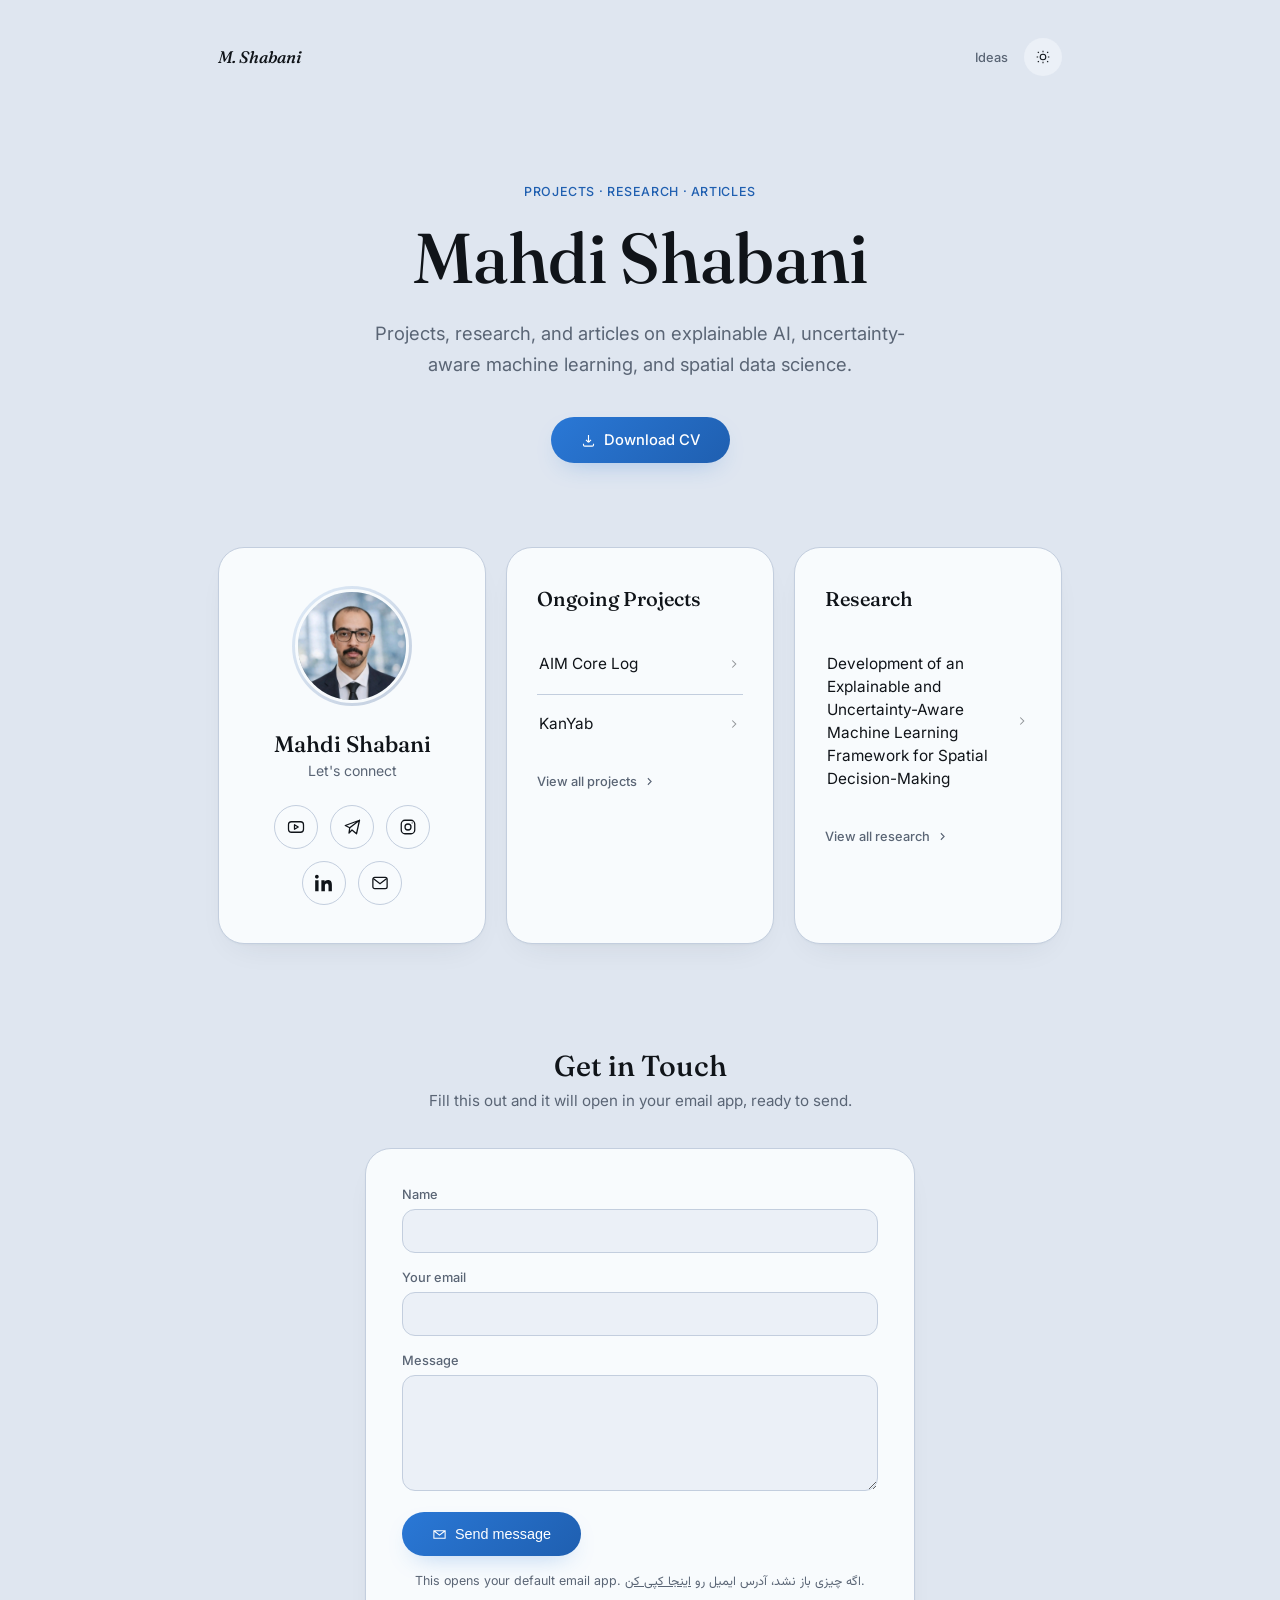
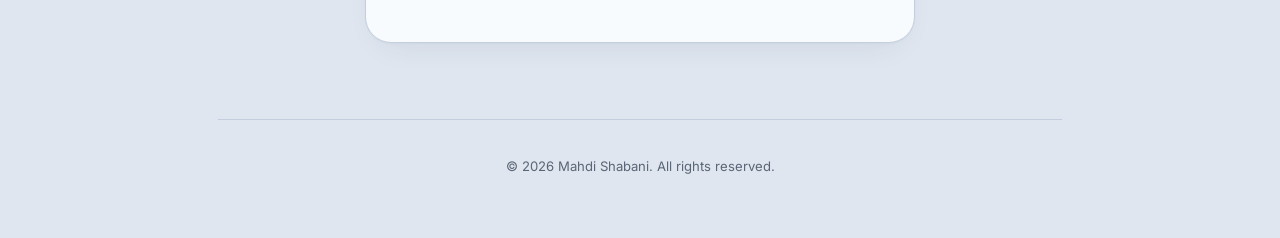
<file: index.html>
<!DOCTYPE html>
<html lang="en" data-theme="light">
<head>
<meta charset="UTF-8">
<script>
  (function(){
    try{
      var saved = localStorage.getItem('site-theme');
      if(saved === 'dark' || saved === 'light'){
        document.documentElement.setAttribute('data-theme', saved);
      }
    }catch(e){}
  })();
</script>
<meta name="viewport" content="width=device-width, initial-scale=1.0">
<title>Mahdi Shabani — Machine Learning &amp; Spatial Data Science</title>
<meta name="description" content="Personal site of Mahdi Shabani — machine learning research on explainable, uncertainty-aware models for spatial decision-making, mineral prospectivity mapping, and computer vision.">

<link rel="icon" type="image/svg+xml" href="assets/favicon.svg">
<link rel="icon" type="image/png" href="assets/favicon.png">
<link rel="shortcut icon" href="assets/favicon.ico">
<link rel="apple-touch-icon" href="assets/favicon.png">

<meta property="og:type" content="website">
<meta property="og:title" content="Mahdi Shabani — Machine Learning & Spatial Data Science">
<meta property="og:description" content="Explainable, uncertainty-aware machine learning for spatial decision-making — projects and research.">
<meta property="og:image" content="https://mahdishabani.com/assets/og-image.jpg">
<meta property="og:url" content="https://mahdishabani.com/">

<meta name="twitter:card" content="summary_large_image">
<meta name="twitter:title" content="Mahdi Shabani — Machine Learning & Spatial Data Science">
<meta name="twitter:description" content="Explainable, uncertainty-aware machine learning for spatial decision-making — projects and research.">
<meta name="twitter:image" content="https://mahdishabani.com/assets/og-image.jpg">

<style>
/* =========================================================
   Mahdi Shabani — Personal Site
   Design language: calm luxury — misty cool neutrals
   + blue accent from the reference site, serif display type
   ========================================================= */

@import url('https://fonts.googleapis.com/css2?family=Fraunces:ital,opsz,wght@0,9..144,400;0,9..144,500;0,9..144,600;1,9..144,500&family=Inter:wght@300;400;500;600&family=Vazirmatn:wght@400;500;600&display=swap');

:root{
  /* color — cool blue-grey base + blue accent (from reference site) */
  --bg:        #DFE6F0;
  --surface:   #F8FBFD;
  --ink:       #101419;
  --secondary: #5A6575;
  --hairline:  #C3CEDE;
  --fill:      #EBF0F7;

  --accent:       #2A78D6;
  --accent-deep:  #1F5FB0;
  --accent-tint:  #DFEBF8;

  --shadow:       0 1px 2px rgba(42,49,56,.03), 0 14px 34px -18px rgba(42,49,56,.12);
  --shadow-hover: 0 1px 2px rgba(42,49,56,.04), 0 26px 50px -20px rgba(42,49,56,.16);

  /* type — serif for calm elegance, sans for clarity */
  --font-display: 'Fraunces', 'Vazirmatn', Georgia, serif;
  --font-body:    'Inter', 'Vazirmatn', -apple-system, sans-serif;
  --font-fa:      'B Nazanin', 'Vazirmatn', Tahoma, sans-serif;

  --ease: cubic-bezier(.22,.61,.36,1);

  --radius-lg: 26px;
  --radius-md: 18px;
  --radius-sm: 13px;
}

[data-theme="dark"]{
  --bg:        #14171C;
  --surface:   #1B2028;
  --ink:       #EEF1F6;
  --secondary: #9AA5B4;
  --hairline:  #2A3340;
  --fill:      #232A35;

  --accent:       #5B9CF0;
  --accent-deep:  #8DB8F5;
  --accent-tint:  #1F2F47;

  --shadow:       0 1px 2px rgba(0,0,0,.3), 0 14px 34px -18px rgba(0,0,0,.5);
  --shadow-hover: 0 1px 2px rgba(0,0,0,.35), 0 26px 50px -20px rgba(0,0,0,.6);
}

*{ box-sizing: border-box; }
html{ scroll-behavior: smooth; }

body{
  margin: 0;
  background: var(--bg);
  color: var(--ink);
  font-family: var(--font-body);
  font-weight: 400;
  -webkit-font-smoothing: antialiased;
  transition: background .6s var(--ease), color .6s var(--ease);
}

.fa{ font-family: var(--font-fa); direction: rtl; }

.wrap{
  max-width: 900px;
  margin: 0 auto;
  padding: 0 28px;
}

/* ---------- header ---------- */
.site-header{
  display: flex;
  align-items: center;
  justify-content: space-between;
  padding: 38px 0 8px;
}

.mark{
  font-family: var(--font-display);
  font-weight: 500;
  font-style: italic;
  font-size: 1.05rem;
  color: var(--ink);
  text-decoration: none;
}

.theme-toggle{
  width: 38px;
  height: 38px;
  border-radius: 50%;
  border: none;
  background: var(--fill);
  display: flex;
  align-items: center;
  justify-content: center;
  cursor: pointer;
  color: var(--ink);
  transition: background .35s var(--ease), transform .35s var(--ease);
}
.theme-toggle:hover{ transform: scale(1.06); background: var(--accent-tint); }
.theme-toggle svg{ width: 16px; height: 16px; }
.theme-toggle .moon{ display: none; }
[data-theme="dark"] .theme-toggle .sun{ display: none; }
[data-theme="dark"] .theme-toggle .moon{ display: block; }

/* ---------- hero ---------- */
.hero{
  padding: 100px 0 58px;
  text-align: center;
}

.eyebrow{
  font-size: .78rem;
  font-weight: 500;
  letter-spacing: .05em;
  text-transform: uppercase;
  color: var(--accent-deep);
  margin: 0 0 20px;
}

.hero h1{
  font-family: var(--font-display);
  font-weight: 500;
  font-size: clamp(2.75rem, 6vw, 4.4rem);
  letter-spacing: -.01em;
  line-height: 1.1;
  margin: 0 0 22px;
  color: var(--ink);
}

.hero p.tagline{
  color: var(--secondary);
  font-size: 1.15rem;
  font-weight: 400;
  max-width: 580px;
  line-height: 1.65;
  margin: 0 auto 38px;
}

.cv-btn{
  display: inline-flex;
  align-items: center;
  gap: 8px;
  padding: 14px 30px;
  border-radius: 999px;
  background: linear-gradient(135deg, var(--accent), var(--accent-deep));
  color: #FFFFFF;
  text-decoration: none;
  font-size: .92rem;
  font-weight: 500;
  box-shadow: 0 10px 26px -12px rgba(42,120,214,.40);
  transition: transform .35s var(--ease), box-shadow .35s var(--ease);
}
.cv-btn:hover{ transform: translateY(-2px); box-shadow: 0 16px 34px -14px rgba(42,120,214,.50); }
.cv-btn svg{ width: 15px; height: 15px; }

/* ---------- box grid ---------- */
.grid{
  display: grid;
  grid-template-columns: repeat(3, 1fr);
  gap: 20px;
  padding: 26px 0 90px;
}

@media (max-width: 860px){
  .grid{ grid-template-columns: 1fr; }
}

.box{
  position: relative;
  background: var(--surface);
  border-radius: var(--radius-lg);
  border: 1px solid var(--hairline);
  box-shadow: var(--shadow);
  padding: 38px 30px;
  overflow: hidden;
  transition: box-shadow .5s var(--ease), transform .5s var(--ease), border-color .5s var(--ease);
}

.box:hover{
  transform: translateY(-4px);
  box-shadow: var(--shadow-hover);
  border-color: var(--accent-tint);
}

.box h2{
  font-family: var(--font-display);
  font-weight: 500;
  font-size: 1.25rem;
  margin: 0 0 24px;
  color: var(--ink);
}

/* profile box */
.profile-box{ display: flex; flex-direction: column; align-items: center; text-align: center; }

.avatar-ring{
  width: 120px;
  height: 120px;
  border-radius: 50%;
  padding: 3px;
  background: linear-gradient(135deg, var(--accent-tint), var(--hairline));
  margin-bottom: 24px;
}
.avatar-ring img{
  width: 100%;
  height: 100%;
  border-radius: 50%;
  object-fit: cover;
  display: block;
  border: 3px solid var(--surface);
}

.profile-box .name{
  font-family: var(--font-display);
  font-weight: 500;
  font-size: 1.4rem;
  margin: 0 0 4px;
  color: var(--ink);
}
.profile-box .role{
  color: var(--secondary);
  font-size: .88rem;
  margin: 0 0 26px;
}

.icon-row{
  display: flex;
  gap: 12px;
}

.icon-link{
  width: 44px;
  height: 44px;
  border-radius: 50%;
  border: 1px solid var(--hairline);
  display: flex;
  align-items: center;
  justify-content: center;
  color: var(--ink);
  text-decoration: none;
  transition: background .35s var(--ease), transform .35s var(--ease), border-color .35s var(--ease);
}
.icon-link:hover{
  transform: translateY(-2px);
  background: var(--accent-tint);
  border-color: var(--accent);
}
.icon-link svg{ width: 18px; height: 18px; }

/* list boxes (projects / research) */
.item-list{
  list-style: none;
  margin: 0;
  padding: 0;
  display: flex;
  flex-direction: column;
  gap: 2px;
}

.item-list li{ border-top: 1px solid var(--hairline); }
.item-list li:first-child{ border-top: none; }

.item-list a{
  display: flex;
  align-items: center;
  justify-content: space-between;
  gap: 12px;
  padding: 17px 2px;
  color: var(--ink);
  text-decoration: none;
  font-size: .96rem;
  font-weight: 400;
  line-height: 1.5;
  transition: color .35s var(--ease), gap .35s var(--ease);
}
.item-list a:hover{ color: var(--accent-deep); gap: 18px; }
.item-list a .arrow{ flex: none; width: 14px; height: 14px; opacity: .45; transition: transform .4s var(--ease), opacity .4s var(--ease); }
.item-list a:hover .arrow{ transform: translateX(-3px); opacity: .9; }
.item-list a:hover .arrow.rtl{ transform: translateX(3px); }

.item-list .fa-item{ font-family: var(--font-fa); direction: rtl; text-align: right; font-size: 1.02rem; }

.more-link{
  display: inline-flex;
  align-items: center;
  gap: 6px;
  margin-top: 22px;
  font-size: .8rem;
  font-weight: 500;
  color: var(--secondary);
  text-decoration: none;
  transition: color .35s var(--ease);
}
.more-link:hover{ color: var(--accent-deep); }
.more-link svg{ width: 13px; height: 13px; }

/* ---------- footer ---------- */
.site-footer{
  text-align: center;
  padding: 38px 0 64px;
  color: var(--secondary);
  font-size: .82rem;
  border-top: 1px solid var(--hairline);
}

/* ---------- inner pages (projects/research) ---------- */
.page-header{ padding: 80px 0 26px; }
.back-link{
  display: inline-flex;
  align-items: center;
  gap: 6px;
  color: var(--secondary);
  text-decoration: none;
  font-size: .86rem;
  margin-bottom: 32px;
  transition: color .35s var(--ease);
}
.back-link:hover{ color: var(--accent-deep); }
.back-link svg{ width: 13px; height: 13px; }

.page-header h1{
  font-family: var(--font-display);
  font-weight: 500;
  font-size: clamp(2.2rem, 4.5vw, 2.9rem);
  margin: 0 0 12px;
  color: var(--ink);
}
.page-header p{ color: var(--secondary); margin: 0 0 46px; font-size: 1.02rem; }

.entry-list{ display: flex; flex-direction: column; gap: 18px; padding-bottom: 94px; }

.entry{
  background: var(--surface);
  border: 1px solid var(--hairline);
  border-radius: var(--radius-md);
  padding: 30px 32px;
  box-shadow: var(--shadow);
  transition: box-shadow .45s var(--ease), transform .45s var(--ease), border-color .45s var(--ease);
}
.entry:hover{ transform: translateY(-2px); box-shadow: var(--shadow-hover); border-color: var(--accent-tint); }
.entry h3{
  font-family: var(--font-display);
  font-size: 1.28rem;
  font-weight: 500;
  margin: 0 0 10px;
  color: var(--ink);
}
.entry h3.fa{ text-align: right; }
.entry .status{
  display: inline-block;
  font-size: .72rem;
  font-weight: 500;
  color: var(--accent-deep);
  background: var(--accent-tint);
  border-radius: 999px;
  padding: 4px 13px;
  margin-bottom: 14px;
}
.entry p.desc{ color: var(--secondary); margin: 0; line-height: 1.7; font-size: .95rem; }
.entry p.desc.fa{ text-align: right; }

/* ---------- scroll reveal ---------- */
.reveal{
  opacity: 0;
  transform: translateY(16px);
  transition: opacity .9s var(--ease), transform .9s var(--ease);
}
.reveal.is-visible{
  opacity: 1;
  transform: translateY(0);
}

/* ---------- extra sections (skills / timeline / contact) ---------- */
.section{
  padding: 14px 0 76px;
}
.section-head{
  text-align: center;
  margin-bottom: 38px;
}
.section-head h2{
  font-family: var(--font-display);
  font-weight: 500;
  font-size: 1.8rem;
  margin: 0 0 8px;
  color: var(--ink);
}
.section-head p{
  color: var(--secondary);
  font-size: .95rem;
  margin: 0;
}

/* badges & tag pills */
.badge-row{ display:flex; flex-wrap:wrap; gap:8px; margin-bottom:14px; }
.badge{
  display:inline-block;
  font-size:.72rem;
  font-weight:500;
  color: var(--accent-deep);
  background: var(--accent-tint);
  border-radius:999px;
  padding:4px 13px;
}
.badge.status-badge{ color: var(--accent-deep); background: var(--accent-tint); }
.badge.domain-badge{ color: var(--secondary); background: transparent; border:1px solid var(--hairline); }

.tech-tags{ display:flex; flex-wrap:wrap; gap:7px; margin: 14px 0; }
.tech-tag{
  font-size:.76rem;
  color: var(--secondary);
  border:1px solid var(--hairline);
  border-radius:999px;
  padding:4px 12px;
}

.impact-line{
  font-size:.89rem;
  color: var(--ink);
  border-left: 2px solid var(--accent);
  padding-left: 15px;
  margin-top: 18px;
  line-height: 1.65;
}
[dir="rtl"] .impact-line{ border-left:none; border-right:2px solid var(--accent); padding-left:0; padding-right:15px; }

.entry-sub{ color: var(--secondary); font-size: .96rem; margin: -4px 0 14px; }

/* about section */
.about-text{
  max-width: 640px;
  margin: 0 auto 28px;
  text-align: center;
  color: var(--secondary);
  font-size: 1.05rem;
  line-height: 1.75;
}
.about-text strong{ color: var(--ink); font-weight: 500; }

.approach-row{
  display:flex; flex-wrap:wrap; gap:8px; justify-content:center; margin-bottom: 40px;
}
.approach-chip{
  font-size:.78rem; font-weight:500; color: var(--accent-deep);
  background: var(--accent-tint); border-radius:999px; padding:6px 15px;
}

.career-strip{
  display:flex; align-items:center; justify-content:center;
  flex-wrap: wrap;
  gap: 10px;
  max-width: 720px;
  margin: 0 auto;
  font-size: .88rem;
  color: var(--secondary);
}
.career-strip .stage{
  display:flex; flex-direction:column; align-items:center; gap:5px;
  padding: 16px 20px;
  border: 1px solid var(--hairline);
  border-radius: var(--radius-sm);
  background: var(--surface);
  min-width: 170px;
}
.career-strip .stage .label{ font-size:.68rem; letter-spacing:.06em; text-transform:uppercase; color: var(--accent-deep); }
.career-strip .stage .value{ font-size:.86rem; color: var(--ink); font-weight:500; text-align:center; }
.career-strip .sep{ color: var(--hairline); font-size:1.2rem; }
@media (max-width: 640px){ .career-strip .sep{ display:none; } }

/* skill categories */
.skill-category{ margin-bottom: 28px; }
.skill-category:last-child{ margin-bottom: 0; }
.skill-category .cat-label{
  text-align:center;
  font-family: var(--font-display);
  font-style: italic;
  font-size:.95rem;
  font-weight:500;
  color: var(--accent-deep);
  margin: 0 0 14px;
}

/* skills */
.skills-row{
  display: flex;
  flex-wrap: wrap;
  gap: 10px;
  justify-content: center;
}
.skill-chip{
  display: inline-flex;
  align-items: center;
  font-size: .86rem;
  font-weight: 400;
  padding: 9px 19px;
  border-radius: 999px;
  border: 1px solid var(--hairline);
  background: var(--surface);
  color: var(--ink);
  transition: background .35s var(--ease), border-color .35s var(--ease);
}
.skill-chip:hover{ background: var(--accent-tint); border-color: var(--accent); }
.skill-chip .dot{ display: none; }

/* timeline */
.timeline{
  position: relative;
  max-width: 620px;
  margin: 0 auto;
  padding-left: 28px;
  border-left: 1px solid var(--hairline);
}
.timeline-item{
  position: relative;
  padding-bottom: 40px;
}
.timeline-item:last-child{ padding-bottom: 0; }
.timeline-item::before{
  content: "";
  position: absolute;
  left: -33px;
  top: 5px;
  width: 9px;
  height: 9px;
  border-radius: 50%;
  background: var(--accent);
  box-shadow: 0 0 0 4px var(--accent-tint);
}
.timeline-item .t-period{
  font-size: .76rem;
  font-weight: 500;
  color: var(--accent-deep);
  margin: 0 0 6px;
}
.timeline-item h3{
  font-family: var(--font-display);
  font-size: 1.15rem;
  font-weight: 500;
  margin: 0 0 5px;
  color: var(--ink);
}
.timeline-item p{
  color: var(--secondary);
  font-size: .9rem;
  margin: 0;
  line-height: 1.6;
}

/* contact form */
.contact-box{
  max-width: 550px;
  margin: 0 auto;
  background: var(--surface);
  border: 1px solid var(--hairline);
  border-radius: var(--radius-lg);
  box-shadow: var(--shadow);
  padding: 38px 36px;
}
.form-row{ margin-bottom: 17px; }
.form-row label{
  display: block;
  font-size: .8rem;
  font-weight: 500;
  color: var(--secondary);
  margin-bottom: 7px;
}
.form-row input,
.form-row textarea{
  width: 100%;
  padding: 12px 15px;
  border-radius: var(--radius-sm);
  border: 1px solid var(--hairline);
  background: var(--fill);
  color: var(--ink);
  font-family: var(--font-body);
  font-size: .92rem;
  resize: vertical;
  transition: background .3s var(--ease), box-shadow .3s var(--ease);
}
.form-row input:focus,
.form-row textarea:focus{
  outline: none;
  background: var(--surface);
  box-shadow: 0 0 0 2px var(--accent);
}
.form-submit{
  display: inline-flex;
  align-items: center;
  gap: 8px;
  padding: 14px 30px;
  border-radius: 999px;
  background: linear-gradient(135deg, var(--accent), var(--accent-deep));
  color: #FFFFFF;
  border: none;
  font-size: .9rem;
  font-weight: 500;
  cursor: pointer;
  box-shadow: 0 10px 26px -12px rgba(42,120,214,.40);
  transition: transform .35s var(--ease), box-shadow .35s var(--ease);
}
.form-submit:hover{ transform: translateY(-2px); box-shadow: 0 16px 34px -14px rgba(42,120,214,.50); }
.form-note{
  font-size: .78rem;
  color: var(--secondary);
  margin-top: 15px;
  text-align: center;
  line-height: 1.6;
}

@media (prefers-reduced-motion: reduce){
  *{ transition: none !important; animation: none !important; }
}
</style>
</head>
<body>

<div class="wrap">

  <header class="site-header">
    <a href="index.html" class="mark">M. Shabani</a>
    <a href="ideas.html" class="more-link" style="margin:0 16px 0 auto">Ideas</a>
    <button id="theme-toggle" class="theme-toggle" aria-label="Toggle dark mode">
      <svg class="sun" viewBox="0 0 24 24" fill="none" stroke="currentColor" stroke-width="1.6"><circle cx="12" cy="12" r="4.2"/><path d="M12 2.5v2.2M12 19.3v2.2M4.2 4.2l1.6 1.6M18.2 18.2l1.6 1.6M2.5 12h2.2M19.3 12h2.2M4.2 19.8l1.6-1.6M18.2 5.8l1.6-1.6"/></svg>
      <svg class="moon" viewBox="0 0 24 24" fill="none" stroke="currentColor" stroke-width="1.6"><path d="M20 14.5A8.5 8.5 0 1 1 9.5 4a6.8 6.8 0 0 0 10.5 10.5Z"/></svg>
    </button>
  </header>

  <section class="hero">
    <p class="eyebrow" id="hero-eyebrow">Machine Learning · Spatial Data Science</p>
    <h1 id="hero-name">Mahdi Shabani</h1>
    <p class="tagline" id="hero-tagline">
      Researching explainable, uncertainty-aware machine learning for spatial decision‑making —
      from mineral prospectivity mapping to computer‑vision classification.
    </p>
    <a class="cv-btn" id="hero-cv" href="#" title="Add your CV file or link here">
      <svg viewBox="0 0 24 24" fill="none" stroke="currentColor" stroke-width="1.8"><path d="M12 3v12m0 0 4-4m-4 4-4-4M4 17v2a2 2 0 0 0 2 2h12a2 2 0 0 0 2-2v-2"/></svg>
      Download CV
    </a>
  </section>

  <main class="grid">

    <!-- Box 1 — Profile & contact -->
    <div class="box profile-box reveal" style="transition-delay:0s">
      <div class="avatar-ring">
        <img src="assets/profile.jpg" alt="Portrait photo">
      </div>
      <p class="name" id="profile-name">Mahdi Shabani</p>
      <p class="role">Let's connect</p>
      <div class="icon-row" style="position:relative;">
        <a class="icon-link" id="profile-linkedin" href="#" target="_blank" rel="noopener" aria-label="LinkedIn">
          <svg viewBox="0 0 24 24" fill="currentColor"><path d="M4.98 3.5C4.98 4.88 3.9 6 2.5 6S0 4.88 0 3.5 1.12 1 2.5 1s2.48 1.12 2.48 2.5zM.24 8.25h4.5V23H.24V8.25zM8.5 8.25h4.31v2.02h.06c.6-1.13 2.07-2.33 4.26-2.33 4.55 0 5.39 3 5.39 6.9V23h-4.5v-6.73c0-1.6-.03-3.67-2.24-3.67-2.24 0-2.58 1.75-2.58 3.55V23H8.5V8.25z"/></svg>
        </a>
        <a class="icon-link" id="profile-email" href="#" aria-label="Email">
          <svg viewBox="0 0 24 24" fill="none" stroke="currentColor" stroke-width="1.7"><rect x="2.5" y="4.5" width="19" height="15" rx="2.5"/><path d="m3 6 9 7 9-7"/></svg>
        </a>
        <span id="email-copied-tip" style="position:absolute; bottom:-28px; left:50%; transform:translateX(-50%); font-size:.72rem; color:var(--slate); background:var(--paper); border:1px solid var(--hairline); border-radius:8px; padding:3px 10px; opacity:0; pointer-events:none; transition:opacity .25s ease; white-space:nowrap;">Copied!</span>
      </div>
    </div>

    <!-- Box 2 — Ongoing projects -->
    <div class="box reveal" style="transition-delay:.1s">
      <h2>Ongoing Projects</h2>
      <ul class="item-list" id="projects-list"></ul>
      <a class="more-link" href="projects.html">
        View all projects
        <svg viewBox="0 0 24 24" fill="none" stroke="currentColor" stroke-width="2"><path d="M9 6l6 6-6 6"/></svg>
      </a>
    </div>

    <!-- Box 3 — Research -->
    <div class="box reveal" style="transition-delay:.2s">
      <h2>Research</h2>
      <ul class="item-list" id="research-list"></ul>
      <a class="more-link" href="research.html">
        View all research
        <svg viewBox="0 0 24 24" fill="none" stroke="currentColor" stroke-width="2"><path d="M9 6l6 6-6 6"/></svg>
      </a>
    </div>

  </main>

  <!-- Contact form -->
  <section class="section reveal">
    <div class="section-head">
      <h2>Get in Touch</h2>
      <p>Fill this out and it will open in your email app, ready to send.</p>
    </div>
    <form class="contact-box" id="contact-form">
      <div class="form-row">
        <label for="cf-name">Name</label>
        <input id="cf-name" name="Name" type="text" required>
      </div>
      <div class="form-row">
        <label for="cf-email">Your email</label>
        <input id="cf-email" name="Email" type="email" required>
      </div>
      <div class="form-row">
        <label for="cf-message">Message</label>
        <textarea id="cf-message" name="Message" rows="5" required></textarea>
      </div>
      <button class="form-submit" type="submit">
        <svg viewBox="0 0 24 24" fill="none" stroke="currentColor" stroke-width="1.7" width="15" height="15"><path d="m3 6 9 7 9-7M3 6h18v12H3z"/></svg>
        Send message
      </button>
      <p class="form-note">
        This opens your default email app.
        اگه چیزی باز نشد، آدرس ایمیل رو
        <a href="#" id="copy-email-fallback" style="color:var(--graphite); text-decoration:underline;">اینجا کپی کن</a>.
      </p>
    </form>
  </section>

  <footer class="site-footer">
    © <span id="year"></span> <span id="footer-name">Mahdi Shabani</span>. All rights reserved.
  </footer>

</div>

<script>document.getElementById('year').textContent = new Date().getFullYear();</script>
<script>
// Fallback content, used only if content.json can't be fetched (e.g. opened via file://)
const FALLBACK_CONTENT = {
  "profile": { "name": "Mahdi Shabani", "eyebrow": "Machine Learning · Spatial Data Science",
    "tagline": "Researching explainable, uncertainty-aware machine learning for spatial decision-making.",
    "shortBio": "", "cvUrl": "", "linkedin": "https://www.linkedin.com/in/mahdi-shabani1/", "email": "mshabani544@gmail.com" },
  "skills": {},
  "projects": [],
  "research": [],
  "researchInterests": [],
  "professionalIdentity": {},
  "careerDirection": null,
  "timeline": []
};

async function loadContent(){
  try{
    const res = await fetch('content.json', { cache: 'no-store' });
    if(!res.ok) throw new Error('bad response');
    return await res.json();
  }catch(e){
    console.warn('Could not load content.json, using fallback content.', e);
    return FALLBACK_CONTENT;
  }
}

function arrow(rtl){
  return `<svg class="arrow${rtl ? ' rtl' : ''}" viewBox="0 0 24 24" fill="none" stroke="currentColor" stroke-width="1.8"><path d="${rtl ? 'M15 6l-6 6 6 6' : 'M9 6l6 6-6 6'}"/></svg>`;
}

function escapeHtml(str){
  const d = document.createElement('div');
  d.textContent = str == null ? '' : String(str);
  return d.innerHTML;
}

// Turns a camelCase key like "spatialDataScience" into "Spatial Data Science"
function humanizeKey(key){
  return key.replace(/([a-z])([A-Z])/g, '$1 $2')
            .replace(/^./, c => c.toUpperCase());
}

document.addEventListener('DOMContentLoaded', async () => {
  const data = await loadContent();
  const p = data.profile || {};
  const contact = data.contact || {};
  const email = p.email || contact.email;
  const linkedin = p.linkedin || contact.linkedin;
  const cvUrl = p.cvUrl || contact.cv;

  document.getElementById('hero-eyebrow').textContent = p.eyebrow || '';
  document.getElementById('hero-name').textContent = p.name || '';
  document.getElementById('hero-tagline').textContent = p.tagline || '';
  document.getElementById('profile-name').textContent = p.name || '';
  document.getElementById('footer-name').textContent = p.name || '';
  document.title = (p.name ? p.name + ' — ' : '') + (p.eyebrow || '');

  const cv = document.getElementById('hero-cv');
  if(cvUrl){ cv.href = cvUrl; cv.target = '_blank'; cv.rel = 'noopener'; cv.removeAttribute('title'); }

  const li = document.getElementById('profile-linkedin');
  if(linkedin) li.href = linkedin;

  const em = document.getElementById('profile-email');
  const copyTip = document.getElementById('email-copied-tip');
  if(email){
    em.href = 'mailto:' + email;
    em.addEventListener('click', () => {
      navigator.clipboard?.writeText(email).then(() => {
        if(copyTip){
          copyTip.style.opacity = '1';
          setTimeout(() => { copyTip.style.opacity = '0'; }, 1800);
        }
      }).catch(() => {});
    });
  }

  const form = document.getElementById('contact-form');
  const copyFallback = document.getElementById('copy-email-fallback');
  if(form && email){
    form.addEventListener('submit', (e) => {
      e.preventDefault();
      const name = document.getElementById('cf-name').value;
      const from = document.getElementById('cf-email').value;
      const msg = document.getElementById('cf-message').value;
      const subject = encodeURIComponent('Message from ' + name + ' via website');
      const body = encodeURIComponent(msg + '\n\n— ' + name + ' (' + from + ')');
      window.location.href = `mailto:${email}?subject=${subject}&body=${body}`;
    });
  }
  if(copyFallback && email){
    copyFallback.addEventListener('click', (e) => {
      e.preventDefault();
      navigator.clipboard?.writeText(email).then(() => {
        copyFallback.textContent = 'کپی شد ✓';
        setTimeout(() => { copyFallback.textContent = 'اینجا کپی کن'; }, 1800);
      }).catch(() => {});
    });
  }

  // ---- Projects (home preview, up to 3) ----
  const projList = document.getElementById('projects-list');
  (data.projects || []).slice(0, 3).forEach((proj, i) => {
    const li = document.createElement('li');
    li.innerHTML = `<a href="projects.html#project-${i+1}"><span>${escapeHtml(proj.title)}</span>${arrow(false)}</a>`;
    projList.appendChild(li);
  });

  // ---- Research (home preview, up to 3) ----
  const resList = document.getElementById('research-list');
  (data.research || []).slice(0, 3).forEach((r, i) => {
    const li = document.createElement('li');
    const isFa = r.lang === 'fa';
    li.innerHTML = `<a href="research.html#research-${i+1}"><span class="${isFa ? 'fa-item fa' : ''}">${escapeHtml(r.title)}</span>${arrow(isFa)}</a>`;
    resList.appendChild(li);
  });

});
</script>
<script>
// Simple light/dark theme toggle (in-memory, resets on reload by design)
document.addEventListener('DOMContentLoaded', () => {
  const root = document.documentElement;
  const btn = document.getElementById('theme-toggle');
  if (!btn) return;

  btn.addEventListener('click', () => {
    const isDark = root.getAttribute('data-theme') === 'dark';
    const next = isDark ? 'light' : 'dark';
    root.setAttribute('data-theme', next);
    try{ localStorage.setItem('site-theme', next); }catch(e){}
  });
});

</script>
<script>
// Scroll reveal
document.addEventListener('DOMContentLoaded', () => {
  const els = document.querySelectorAll('.reveal');
  if (!els.length) return;

  if (!('IntersectionObserver' in window)) {
    els.forEach(el => el.classList.add('is-visible'));
    return;
  }

  const io = new IntersectionObserver((entries) => {
    entries.forEach(entry => {
      if (entry.isIntersecting) {
        entry.target.classList.add('is-visible');
        io.unobserve(entry.target);
      }
    });
  }, { threshold: 0.15, rootMargin: '0px 0px -40px 0px' });

  els.forEach(el => io.observe(el));
});
</script>
<script src="social-links.js?v=2" defer></script>
</body>
</html>
</file>
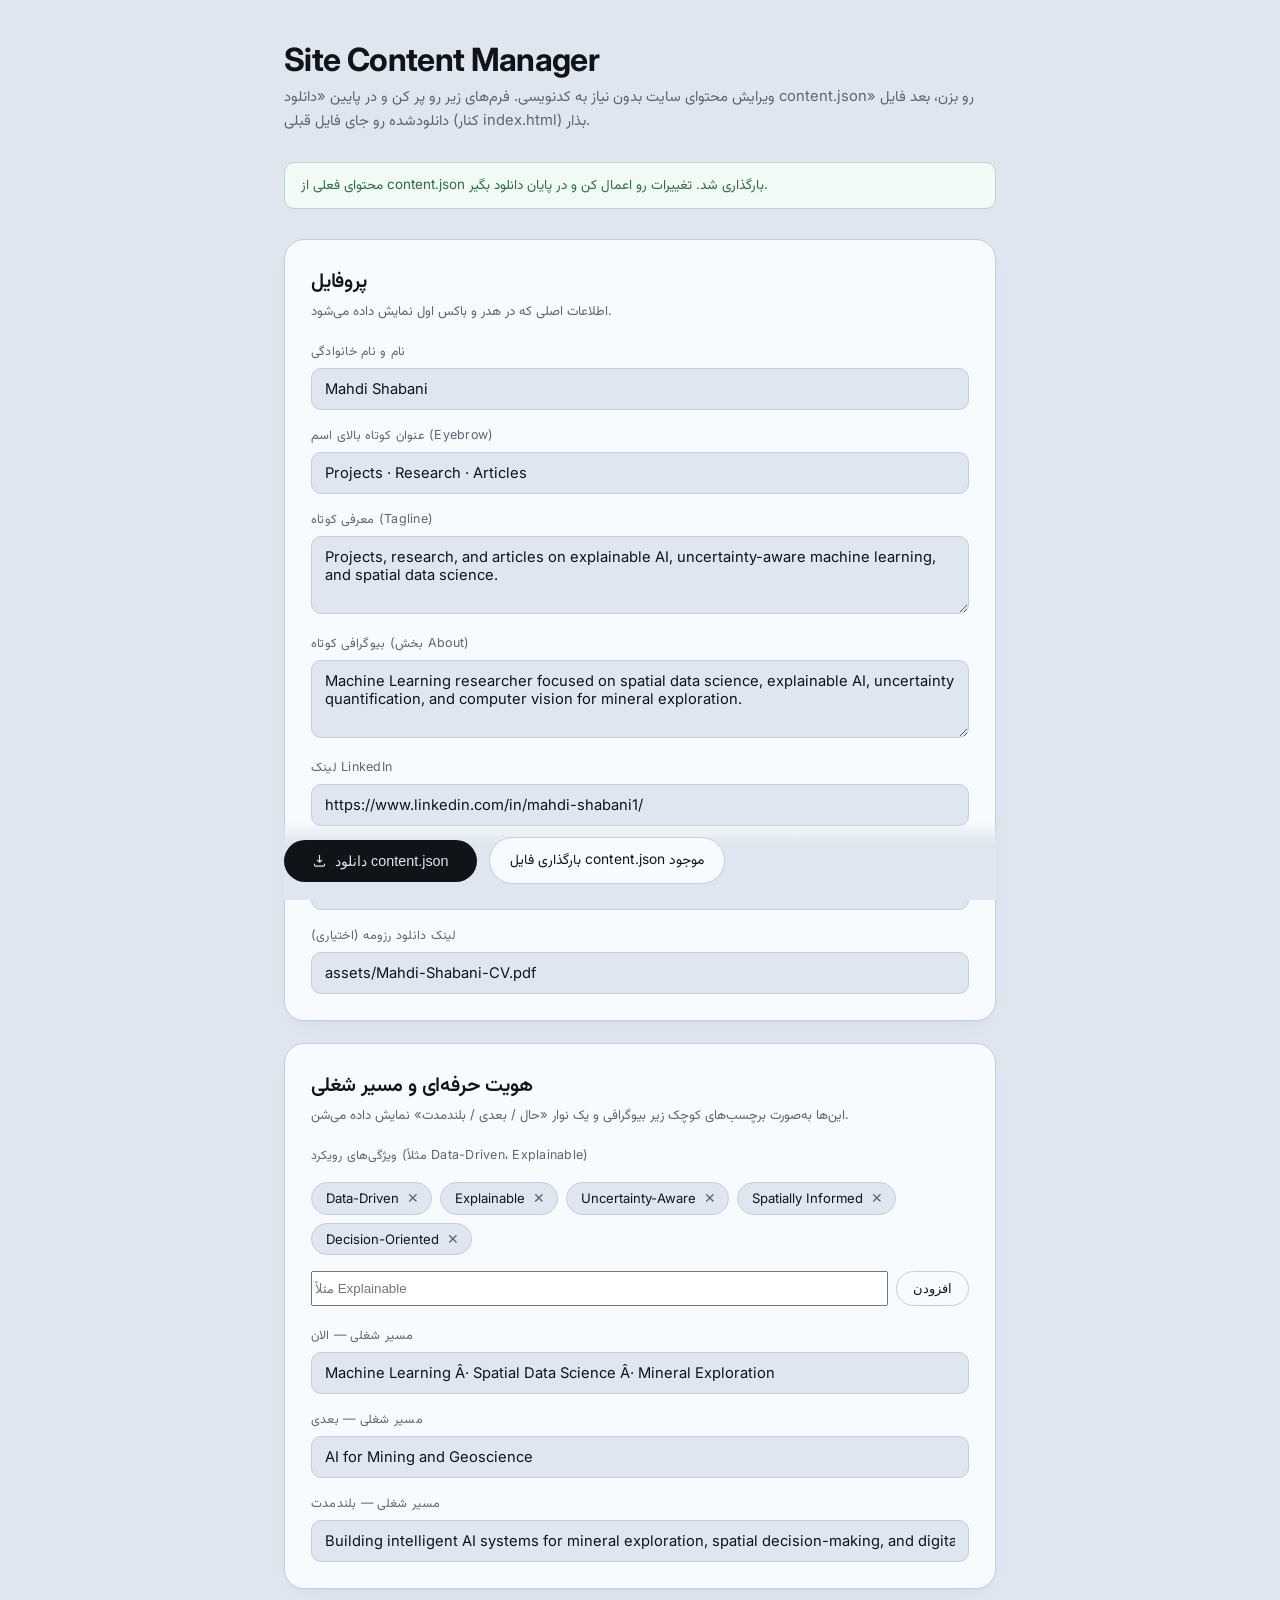
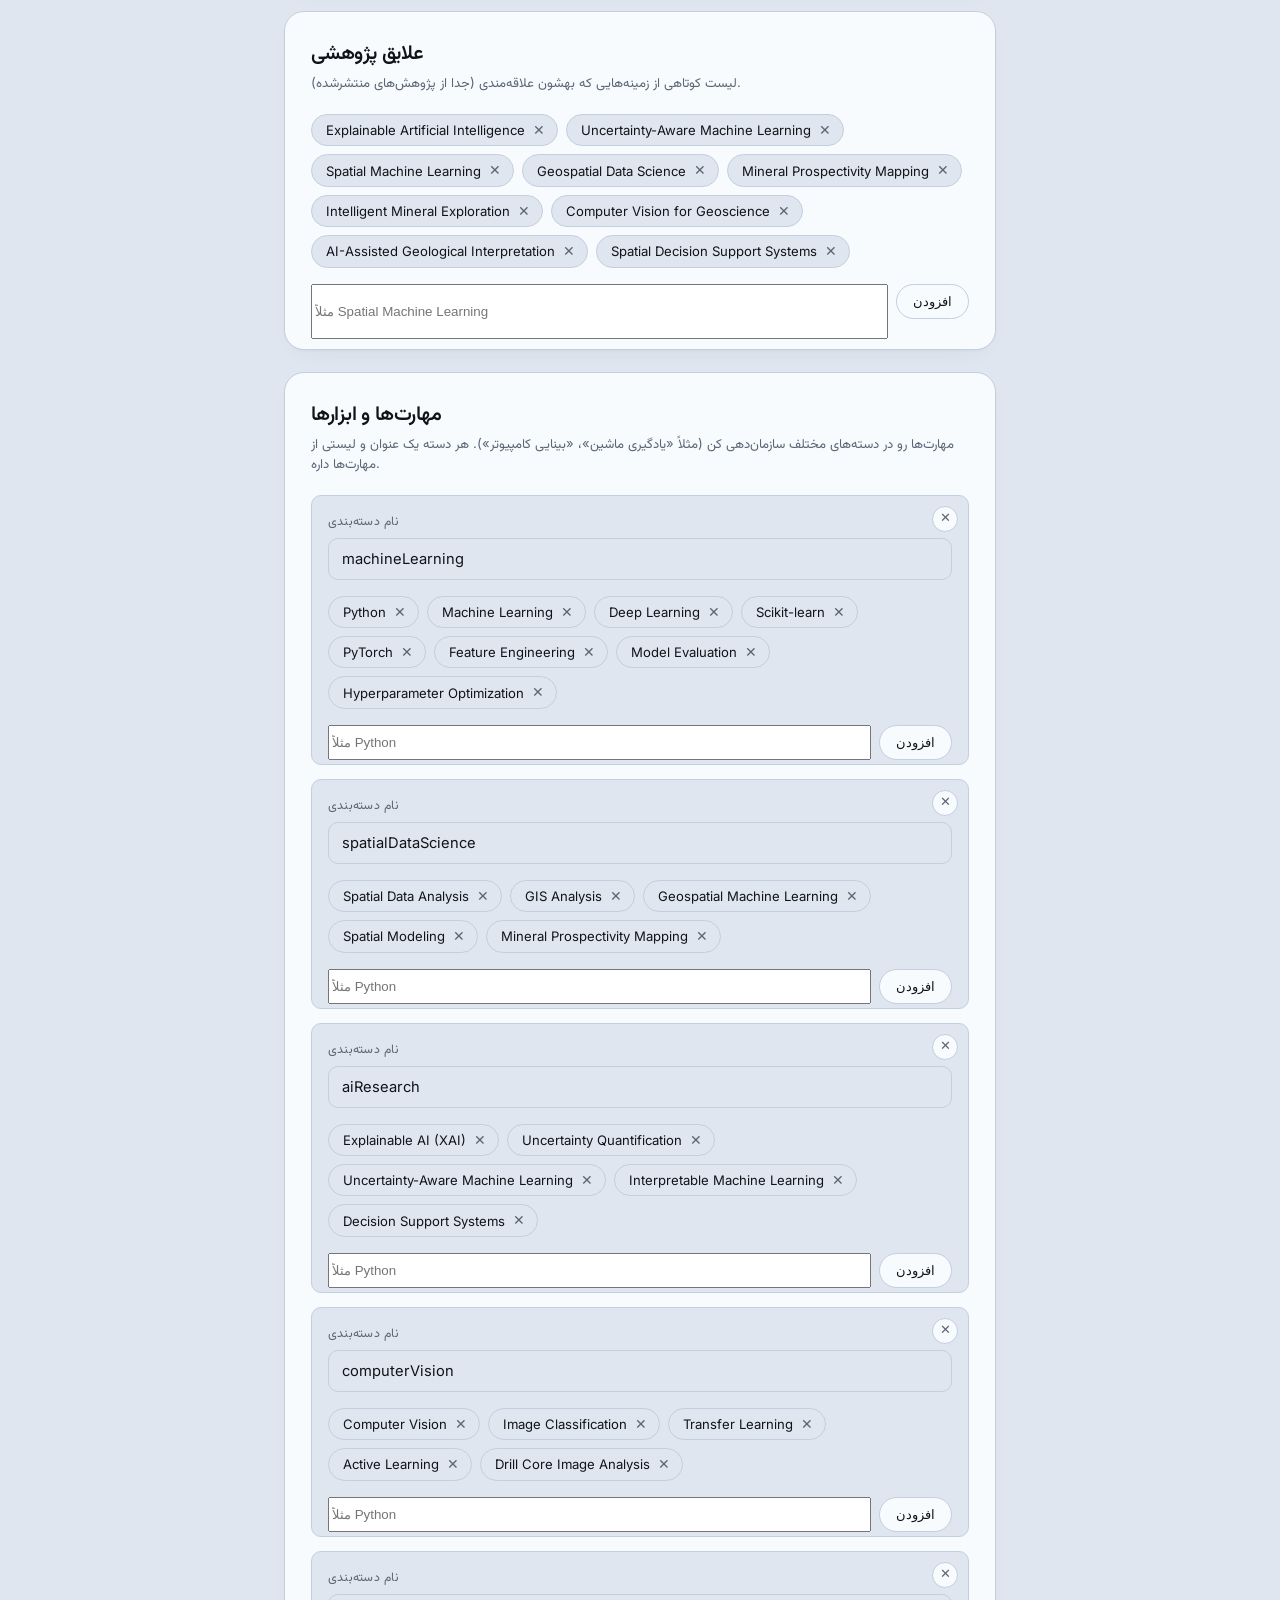
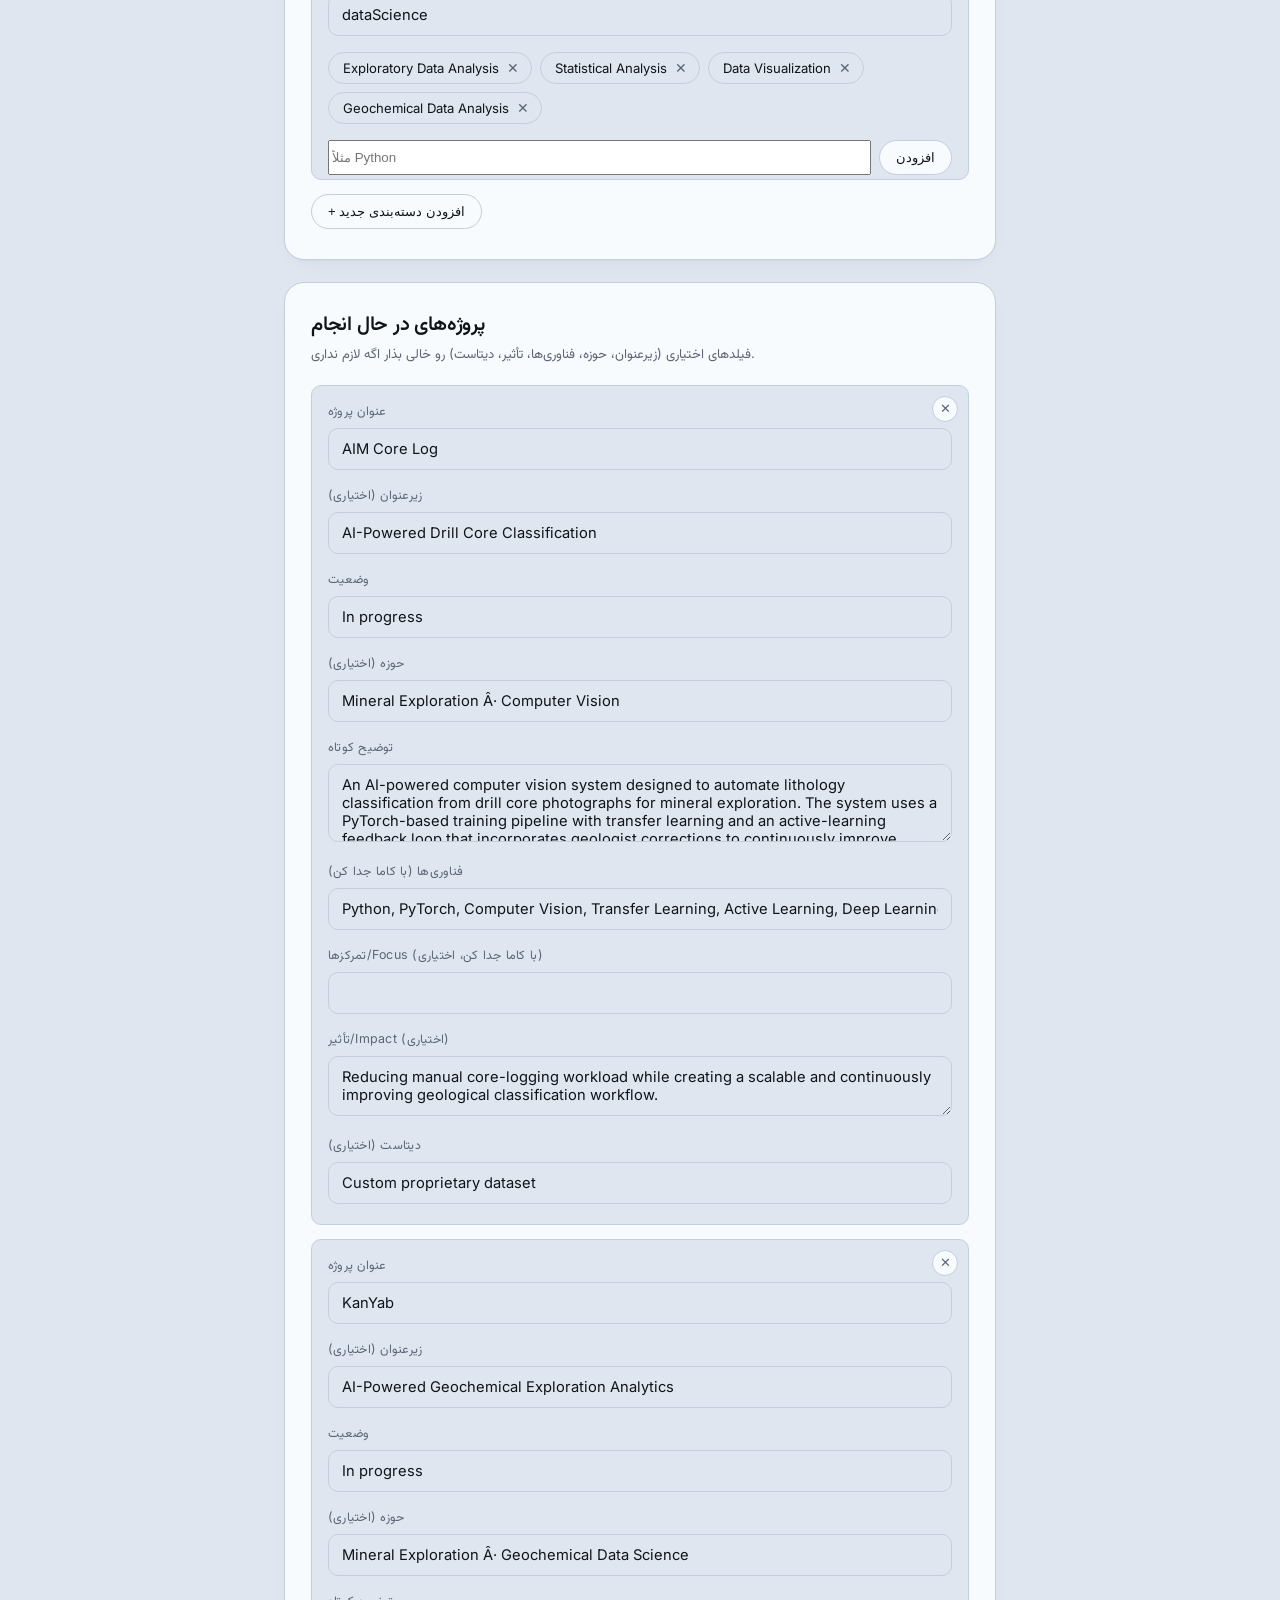
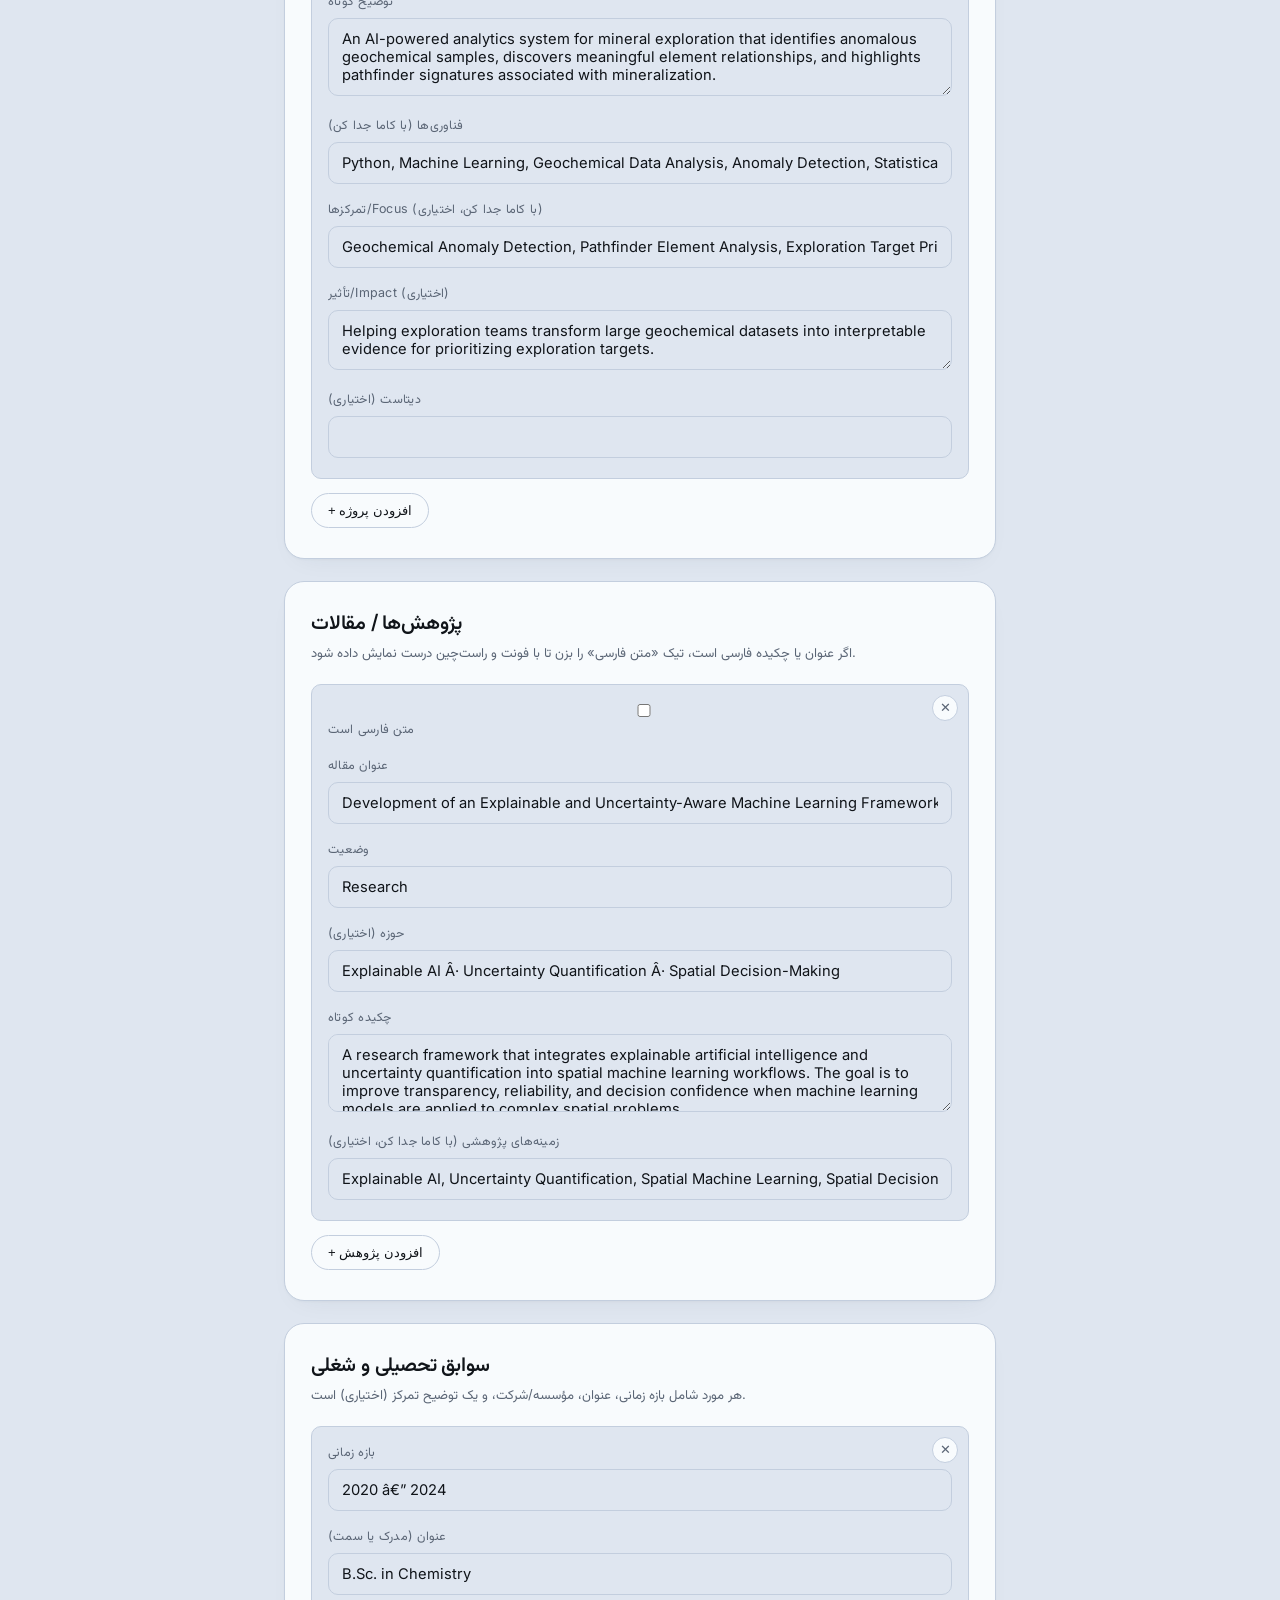
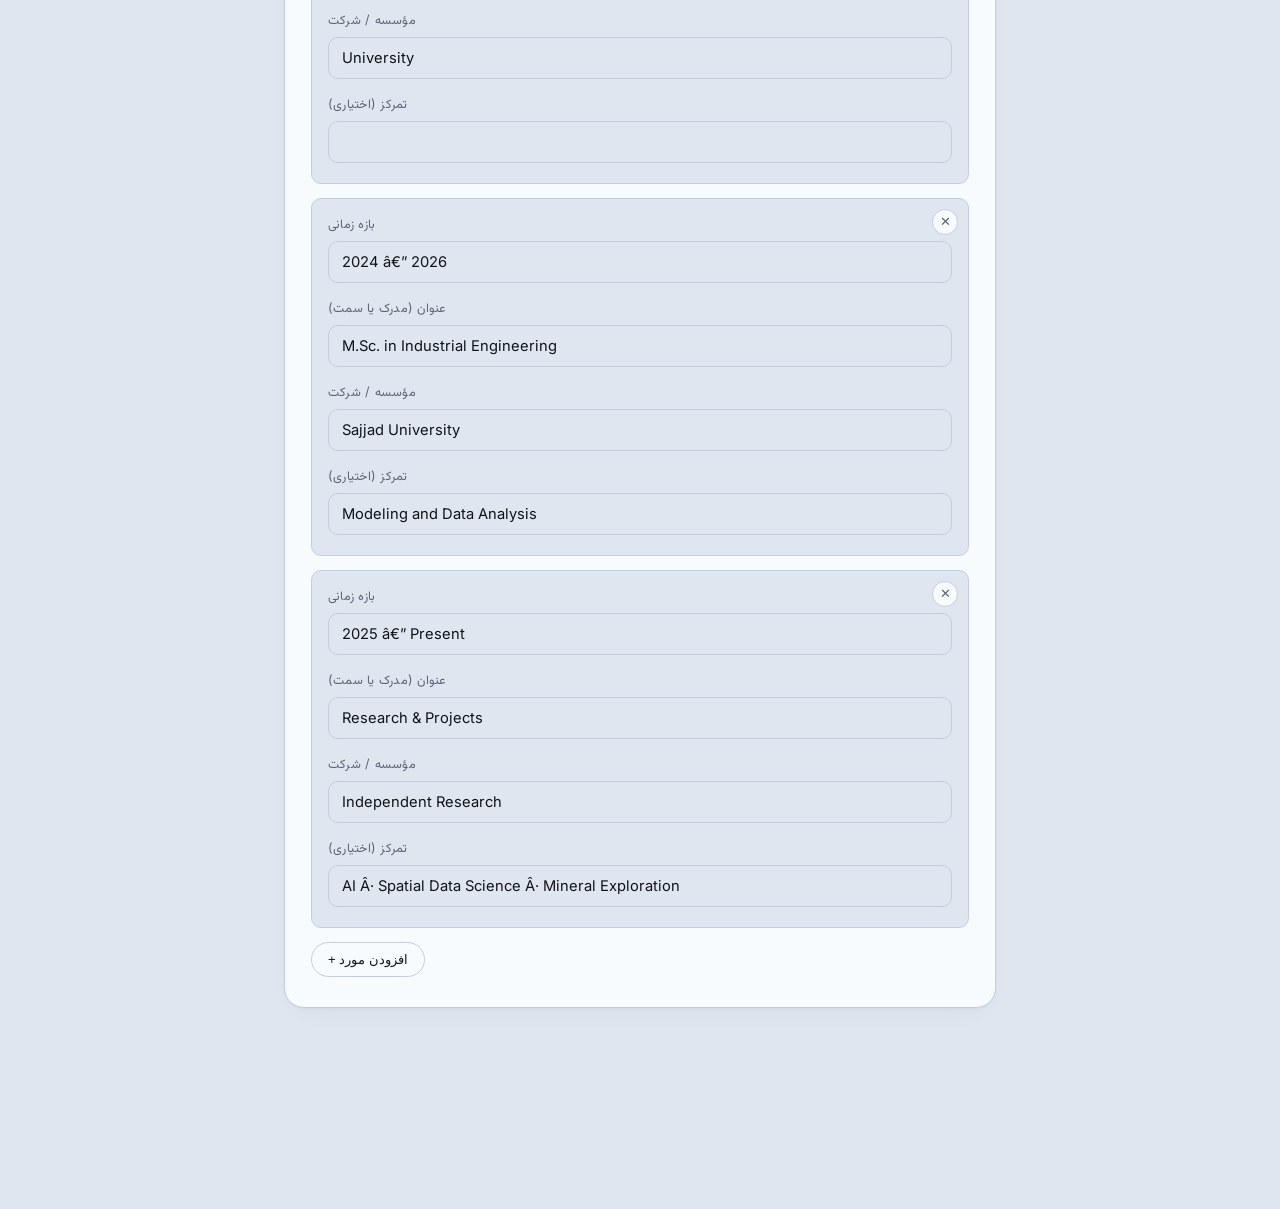
<file: admin.html>
<!DOCTYPE html>
<html lang="en" data-theme="light">
<head>
<meta charset="UTF-8">
<meta name="viewport" content="width=device-width, initial-scale=1.0">
<title>Site Content Manager — Mahdi Shabani</title>
<link rel="icon" type="image/svg+xml" href="assets/favicon.svg">

<style>
@import url('https://fonts.googleapis.com/css2?family=Inter:wght@400;500;600;700&family=Vazirmatn:wght@400;500;600&display=swap');

:root{
  --ivory:    #DFE6F0;
  --paper:    #F8FBFD;
  --graphite: #101419;
  --slate:    #5A6575;
  --hairline: #C3CEDE;
  --silver-a: #2A78D6;
  --silver-c: #1F5FB0;
  --shadow:   0 1px 2px rgba(42,49,56,.03), 0 10px 28px -16px rgba(42,49,56,.10);
  --font-display: 'Inter', 'Vazirmatn', sans-serif;
  --font-body: 'Inter', 'Vazirmatn', sans-serif;
  --radius-lg: 20px;
  --radius-sm: 10px;
}
*{ box-sizing: border-box; }
body{
  margin: 0;
  background: var(--ivory);
  color: var(--graphite);
  font-family: var(--font-body);
  -webkit-font-smoothing: antialiased;
}
.wrap{ max-width: 760px; margin: 0 auto; padding: 40px 24px 100px; }

.admin-header{ margin-bottom: 8px; }
.admin-header h1{
  font-family: var(--font-display);
  font-weight: 700;
  letter-spacing: -.02em;
  font-size: 2rem;
  margin: 0 0 6px;
}
.admin-header p{ color: var(--slate); margin: 0 0 30px; font-size: .92rem; line-height: 1.6; }

.status-bar{
  display: flex;
  align-items: center;
  gap: 10px;
  padding: 12px 16px;
  border-radius: var(--radius-sm);
  border: 1px solid var(--hairline);
  background: var(--paper);
  font-size: .84rem;
  color: var(--slate);
  margin-bottom: 30px;
}
.status-bar.ok{ border-color: #B7D8C4; background: #F2FAF5; color: #2F6B45; }
.status-bar.warn{ border-color: #E8D6A8; background: #FBF6E9; color: #8A6A1E; }

.card{
  background: var(--paper);
  border: 1px solid var(--hairline);
  border-radius: var(--radius-lg);
  box-shadow: var(--shadow);
  padding: 26px 26px 10px;
  margin-bottom: 22px;
}
.card h2{
  font-family: var(--font-display);
  font-weight: 600;
  letter-spacing: -.01em;
  font-size: 1.25rem;
  margin: 0 0 4px;
}
.card > p.hint{ color: var(--slate); font-size: .82rem; margin: 0 0 20px; }

.field{ margin-bottom: 16px; }
.field label{
  display: block;
  font-size: .78rem;
  color: var(--slate);
  margin-bottom: 6px;
  letter-spacing: .02em;
}
.field input,
.field textarea{
  width: 100%;
  padding: 11px 13px;
  border-radius: var(--radius-sm);
  border: 1px solid var(--hairline);
  background: var(--ivory);
  color: var(--graphite);
  font-family: var(--font-body);
  font-size: .92rem;
  resize: vertical;
}
.field textarea.fa-input,
.field input.fa-input{ direction: rtl; font-family: 'B Nazanin','Vazirmatn',Tahoma,sans-serif; }
.field input:focus,
.field textarea:focus{ outline: none; border-color: var(--silver-c); }

.repeat-item{
  border: 1px solid var(--hairline);
  border-radius: var(--radius-sm);
  padding: 16px 16px 4px;
  margin-bottom: 14px;
  position: relative;
  background: var(--ivory);
}
.repeat-item .remove-btn{
  position: absolute;
  top: 10px;
  right: 10px;
  width: 26px; height: 26px;
  border-radius: 50%;
  border: 1px solid var(--hairline);
  background: var(--paper);
  color: var(--slate);
  cursor: pointer;
  font-size: .8rem;
  line-height: 1;
}
.repeat-item .remove-btn:hover{ color: #B23A3A; border-color: #E3B8B8; }

.chip-row{ display: flex; flex-wrap: wrap; gap: 8px; margin-bottom: 16px; }
.chip{
  display: inline-flex; align-items: center; gap: 6px;
  padding: 6px 10px 6px 14px;
  border-radius: 999px;
  border: 1px solid var(--hairline);
  background: var(--ivory);
  font-size: .82rem;
}
.chip button{
  border: none; background: none; cursor: pointer;
  color: var(--slate); font-size: .9rem; line-height: 1; padding: 2px;
}
.chip-add{ display: flex; gap: 8px; }
.chip-add input{ flex: 1; }

.add-btn, .btn-secondary{
  display: inline-flex; align-items: center; gap: 6px;
  padding: 9px 16px;
  border-radius: 999px;
  border: 1px solid var(--hairline);
  background: var(--paper);
  color: var(--graphite);
  font-size: .82rem;
  cursor: pointer;
  margin-bottom: 20px;
}
.add-btn:hover, .btn-secondary:hover{ box-shadow: var(--shadow); }

.actions{
  position: sticky;
  bottom: 0;
  display: flex;
  gap: 12px;
  align-items: center;
  padding: 16px 0;
  background: linear-gradient(to top, var(--ivory) 70%, transparent);
}
.btn-primary{
  display: inline-flex; align-items: center; gap: 8px;
  padding: 13px 28px;
  border-radius: 999px;
  background: var(--graphite);
  color: var(--ivory);
  border: none;
  font-size: .9rem;
  font-weight: 500;
  cursor: pointer;
}
.btn-primary:hover{ opacity: .9; }
.file-label{
  display: inline-flex; align-items: center; gap: 8px;
  padding: 12px 20px;
  border-radius: 999px;
  border: 1px solid var(--hairline);
  background: var(--paper);
  font-size: .86rem;
  cursor: pointer;
}
#file-input{ display: none; }

.small-note{ font-size: .78rem; color: var(--slate); margin: -6px 0 20px; }
</style>
</head>
<body>

<div class="wrap">

  <div class="admin-header">
    <h1>Site Content Manager</h1>
    <p>ویرایش محتوای سایت بدون نیاز به کدنویسی. فرم‌های زیر رو پر کن و در پایین «دانلود content.json» رو بزن، بعد فایل دانلودشده رو جای فایل قبلی (کنار index.html) بذار.</p>
  </div>

  <div class="status-bar" id="status-bar">در حال بارگذاری محتوای فعلی…</div>

  <!-- Profile -->
  <div class="card">
    <h2>پروفایل</h2>
    <p class="hint">اطلاعات اصلی که در هدر و باکس اول نمایش داده می‌شود.</p>
    <div class="field"><label>نام و نام خانوادگی</label><input id="p-name" type="text"></div>
    <div class="field"><label>عنوان کوتاه بالای اسم (Eyebrow)</label><input id="p-eyebrow" type="text"></div>
    <div class="field"><label>معرفی کوتاه (Tagline)</label><textarea id="p-tagline" rows="3"></textarea></div>
    <div class="field"><label>بیوگرافی کوتاه (بخش About)</label><textarea id="p-shortbio" rows="3"></textarea></div>
    <div class="field"><label>لینک LinkedIn</label><input id="p-linkedin" type="text"></div>
    <div class="field"><label>ایمیل</label><input id="p-email" type="text"></div>
    <div class="field"><label>لینک دانلود رزومه (اختیاری)</label><input id="p-cv" type="text"></div>
  </div>

  <!-- Professional identity & career direction -->
  <div class="card">
    <h2>هویت حرفه‌ای و مسیر شغلی</h2>
    <p class="hint">این‌ها به‌صورت برچسب‌های کوچک زیر بیوگرافی و یک نوار «حال / بعدی / بلندمدت» نمایش داده می‌شن.</p>
    <div class="field"><label>ویژگی‌های رویکرد (مثلاً Data-Driven، Explainable)</label></div>
    <div class="chip-row" id="approach-chips"></div>
    <div class="chip-add">
      <input id="approach-input" type="text" placeholder="مثلاً Explainable">
      <button type="button" class="add-btn" id="approach-add-btn" style="margin-bottom:0;">افزودن</button>
    </div>
    <div class="field" style="margin-top:20px;"><label>مسیر شغلی — الان</label><input id="career-current" type="text"></div>
    <div class="field"><label>مسیر شغلی — بعدی</label><input id="career-next" type="text"></div>
    <div class="field"><label>مسیر شغلی — بلندمدت</label><input id="career-longterm" type="text"></div>
  </div>

  <!-- Research interests -->
  <div class="card">
    <h2>علایق پژوهشی</h2>
    <p class="hint">لیست کوتاهی از زمینه‌هایی که بهشون علاقه‌مندی (جدا از پژوهش‌های منتشرشده).</p>
    <div class="chip-row" id="interests-chips"></div>
    <div class="chip-add">
      <input id="interest-input" type="text" placeholder="مثلاً Spatial Machine Learning">
      <button type="button" class="add-btn" id="interest-add-btn">افزودن</button>
    </div>
  </div>

  <!-- Skills -->
  <div class="card">
    <h2>مهارت‌ها و ابزارها</h2>
    <p class="hint">مهارت‌ها رو در دسته‌های مختلف سازمان‌دهی کن (مثلاً «یادگیری ماشین»، «بینایی کامپیوتر»). هر دسته یک عنوان و لیستی از مهارت‌ها داره.</p>
    <div id="skills-categories-repeat"></div>
    <button type="button" class="add-btn" id="category-add-btn">+ افزودن دسته‌بندی جدید</button>
  </div>

  <!-- Projects -->
  <div class="card">
    <h2>پروژه‌های در حال انجام</h2>
    <p class="hint">فیلدهای اختیاری (زیرعنوان، حوزه، فناوری‌ها، تأثیر، دیتاست) رو خالی بذار اگه لازم نداری.</p>
    <div id="projects-repeat"></div>
    <button type="button" class="add-btn" id="project-add-btn">+ افزودن پروژه</button>
  </div>

  <!-- Research -->
  <div class="card">
    <h2>پژوهش‌ها / مقالات</h2>
    <p class="hint">اگر عنوان یا چکیده فارسی است، تیک «متن فارسی» را بزن تا با فونت و راست‌چین درست نمایش داده شود.</p>
    <div id="research-repeat"></div>
    <button type="button" class="add-btn" id="research-add-btn">+ افزودن پژوهش</button>
  </div>

  <!-- Timeline -->
  <div class="card">
    <h2>سوابق تحصیلی و شغلی</h2>
    <p class="hint">هر مورد شامل بازه زمانی، عنوان، مؤسسه/شرکت، و یک توضیح تمرکز (اختیاری) است.</p>
    <div id="timeline-repeat"></div>
    <button type="button" class="add-btn" id="timeline-add-btn">+ افزودن مورد</button>
  </div>

  <div class="actions">
    <button class="btn-primary" id="download-btn">
      <svg width="15" height="15" viewBox="0 0 24 24" fill="none" stroke="currentColor" stroke-width="1.8"><path d="M12 3v12m0 0 4-4m-4 4-4-4M4 17v2a2 2 0 0 0 2 2h12a2 2 0 0 0 2-2v-2"/></svg>
      دانلود content.json
    </button>
    <label class="file-label" for="file-input">
      بارگذاری فایل content.json موجود
    </label>
    <input type="file" id="file-input" accept="application/json">
  </div>

</div>

<script>
let state = null;

const DEFAULT_CONTENT = {
  profile: { name: "", eyebrow: "", tagline: "", shortBio: "", cvUrl: "", linkedin: "", email: "" },
  professionalIdentity: { approach: [] },
  careerDirection: { current: "", next: "", longTerm: "" },
  researchInterests: [],
  skills: {},
  projects: [],
  research: [],
  timeline: []
};

function escapeAttr(str){ return String(str ?? '').replace(/"/g, '&quot;'); }

// helpers for comma-separated tag lists (technology, researchAreas, focus)
function tagsToInput(arr){ return Array.isArray(arr) ? arr.join(', ') : ''; }
function inputToTags(str){ return String(str || '').split(',').map(s => s.trim()).filter(Boolean); }

async function init(){
  const bar = document.getElementById('status-bar');
  try{
    const res = await fetch('content.json', { cache: 'no-store' });
    if(!res.ok) throw new Error('not found');
    state = await res.json();
    normalizeState();
    bar.textContent = 'محتوای فعلی از content.json بارگذاری شد. تغییرات رو اعمال کن و در پایان دانلود بگیر.';
    bar.className = 'status-bar ok';
  }catch(e){
    state = JSON.parse(JSON.stringify(DEFAULT_CONTENT));
    bar.textContent = 'فایل content.json پیدا نشد (طبیعیه اگه این صفحه رو مستقیم باز کرده باشی). یا فرم رو از صفر پر کن، یا با دکمه «بارگذاری فایل content.json موجود» فایلت رو انتخاب کن.';
    bar.className = 'status-bar warn';
  }
  render();
}

// fills in any missing sections without deleting fields this UI doesn't expose (brand, education, contact, ...)
function normalizeState(){
  state.profile = state.profile || {};
  state.professionalIdentity = state.professionalIdentity || {};
  state.professionalIdentity.approach = state.professionalIdentity.approach || [];
  state.careerDirection = state.careerDirection || { current: "", next: "", longTerm: "" };
  state.researchInterests = state.researchInterests || [];
  // normalize skills: if it came as a flat array, convert to a single "General" category
  if (Array.isArray(state.skills)) {
    state.skills = state.skills.length ? { "General": state.skills } : {};
  } else {
    state.skills = state.skills || {};
  }
  state.projects = state.projects || [];
  state.research = state.research || [];
  state.timeline = state.timeline || [];
}

function render(){
  document.getElementById('p-name').value = state.profile.name || '';
  document.getElementById('p-eyebrow').value = state.profile.eyebrow || '';
  document.getElementById('p-tagline').value = state.profile.tagline || '';
  document.getElementById('p-shortbio').value = state.profile.shortBio || '';
  document.getElementById('p-linkedin').value = state.profile.linkedin || '';
  document.getElementById('p-email').value = state.profile.email || '';
  document.getElementById('p-cv').value = state.profile.cvUrl || '';

  document.getElementById('career-current').value = state.careerDirection.current || '';
  document.getElementById('career-next').value = state.careerDirection.next || '';
  document.getElementById('career-longterm').value = state.careerDirection.longTerm || '';

  renderApproachChips();
  renderInterestChips();
  renderSkillCategories();
  renderProjects();
  renderResearch();
  renderTimeline();
  bindProfileInputs();
  bindCareerInputs();
}

function bindProfileInputs(){
  const map = { 'p-name':'name', 'p-eyebrow':'eyebrow', 'p-tagline':'tagline', 'p-shortbio':'shortBio', 'p-linkedin':'linkedin', 'p-email':'email', 'p-cv':'cvUrl' };
  Object.entries(map).forEach(([id, key]) => {
    document.getElementById(id).oninput = (e) => { state.profile[key] = e.target.value; };
  });
}

function bindCareerInputs(){
  const map = { 'career-current':'current', 'career-next':'next', 'career-longterm':'longTerm' };
  Object.entries(map).forEach(([id, key]) => {
    document.getElementById(id).oninput = (e) => { state.careerDirection[key] = e.target.value; };
  });
}

// ---- generic chip-list helper (used for approach + research interests) ----
function renderChipList(containerId, list, onRemove){
  const row = document.getElementById(containerId);
  row.innerHTML = '';
  list.forEach((s, i) => {
    const chip = document.createElement('span');
    chip.className = 'chip';
    chip.innerHTML = `${escapeAttr(s)} <button type="button">✕</button>`;
    chip.querySelector('button').onclick = () => { onRemove(i); };
    row.appendChild(chip);
  });
}

function renderApproachChips(){
  renderChipList('approach-chips', state.professionalIdentity.approach, (i) => {
    state.professionalIdentity.approach.splice(i,1); renderApproachChips();
  });
}
function addApproach(){
  const input = document.getElementById('approach-input');
  const val = input.value.trim();
  if(!val) return;
  state.professionalIdentity.approach.push(val);
  input.value = '';
  renderApproachChips();
}
document.getElementById('approach-add-btn').onclick = addApproach;
document.getElementById('approach-input').addEventListener('keydown', (e) => {
  if(e.key === 'Enter'){ e.preventDefault(); addApproach(); }
});

function renderInterestChips(){
  renderChipList('interests-chips', state.researchInterests, (i) => {
    state.researchInterests.splice(i,1); renderInterestChips();
  });
}
function addInterest(){
  const input = document.getElementById('interest-input');
  const val = input.value.trim();
  if(!val) return;
  state.researchInterests.push(val);
  input.value = '';
  renderInterestChips();
}
document.getElementById('interest-add-btn').onclick = addInterest;
document.getElementById('interest-input').addEventListener('keydown', (e) => {
  if(e.key === 'Enter'){ e.preventDefault(); addInterest(); }
});

// ---- categorized skills ----
function renderSkillCategories(){
  const wrap = document.getElementById('skills-categories-repeat');
  wrap.innerHTML = '';
  Object.keys(state.skills).forEach((category) => {
    const list = state.skills[category];
    const div = document.createElement('div');
    div.className = 'repeat-item';
    div.innerHTML = `
      <button type="button" class="remove-btn" title="حذف دسته">✕</button>
      <div class="field"><label>نام دسته‌بندی</label><input type="text" value="${escapeAttr(category)}" data-role="cat-name"></div>
      <div class="chip-row" data-role="cat-chips"></div>
      <div class="chip-add">
        <input type="text" placeholder="مثلاً Python" data-role="cat-input">
        <button type="button" class="add-btn" data-role="cat-add" style="margin-bottom:0;">افزودن</button>
      </div>
    `;
    // remove whole category
    div.querySelector('.remove-btn').onclick = () => { delete state.skills[category]; renderSkillCategories(); };
    // rename category (preserve order + skills)
    div.querySelector('[data-role="cat-name"]').addEventListener('change', (e) => {
      const newName = e.target.value.trim();
      if(!newName || newName === category) { e.target.value = category; return; }
      const reordered = {};
      Object.keys(state.skills).forEach(k => { reordered[k === category ? newName : k] = state.skills[k]; });
      state.skills = reordered;
      renderSkillCategories();
    });
    // chips within category
    const chipRow = div.querySelector('[data-role="cat-chips"]');
    function renderCatChips(){
      chipRow.innerHTML = '';
      list.forEach((s, i) => {
        const chip = document.createElement('span');
        chip.className = 'chip';
        chip.innerHTML = `${escapeAttr(s)} <button type="button">✕</button>`;
        chip.querySelector('button').onclick = () => { list.splice(i,1); renderCatChips(); };
        chipRow.appendChild(chip);
      });
    }
    renderCatChips();
    const catInput = div.querySelector('[data-role="cat-input"]');
    function addCatSkill(){
      const val = catInput.value.trim();
      if(!val) return;
      list.push(val);
      catInput.value = '';
      renderCatChips();
    }
    div.querySelector('[data-role="cat-add"]').onclick = addCatSkill;
    catInput.addEventListener('keydown', (e) => { if(e.key === 'Enter'){ e.preventDefault(); addCatSkill(); } });

    wrap.appendChild(div);
  });
}
document.getElementById('category-add-btn').onclick = () => {
  let name = 'دسته جدید', n = 1;
  while(state.skills[name] !== undefined){ n++; name = 'دسته جدید ' + n; }
  state.skills[name] = [];
  renderSkillCategories();
};

function renderProjects(){
  const wrap = document.getElementById('projects-repeat');
  wrap.innerHTML = '';
  state.projects.forEach((proj, i) => {
    const div = document.createElement('div');
    div.className = 'repeat-item';
    div.innerHTML = `
      <button type="button" class="remove-btn" title="حذف">✕</button>
      <div class="field"><label>عنوان پروژه</label><input type="text" value="${escapeAttr(proj.title)}" data-k="title"></div>
      <div class="field"><label>زیرعنوان (اختیاری)</label><input type="text" value="${escapeAttr(proj.subtitle)}" data-k="subtitle"></div>
      <div class="field"><label>وضعیت</label><input type="text" value="${escapeAttr(proj.status)}" data-k="status" placeholder="مثلاً In progress"></div>
      <div class="field"><label>حوزه (اختیاری)</label><input type="text" value="${escapeAttr(proj.domain)}" data-k="domain" placeholder="مثلاً Mineral Exploration · Computer Vision"></div>
      <div class="field"><label>توضیح کوتاه</label><textarea rows="3" data-k="description">${proj.description || ''}</textarea></div>
      <div class="field"><label>فناوری‌ها (با کاما جدا کن)</label><input type="text" value="${escapeAttr(tagsToInput(proj.technology))}" data-k="technology"></div>
      <div class="field"><label>تمرکزها/Focus (با کاما جدا کن، اختیاری)</label><input type="text" value="${escapeAttr(tagsToInput(proj.focus))}" data-k="focus"></div>
      <div class="field"><label>تأثیر/Impact (اختیاری)</label><textarea rows="2" data-k="impact">${proj.impact || ''}</textarea></div>
      <div class="field"><label>دیتاست (اختیاری)</label><input type="text" value="${escapeAttr(proj.dataset)}" data-k="dataset"></div>
    `;
    div.querySelector('.remove-btn').onclick = () => { state.projects.splice(i,1); renderProjects(); };
    div.querySelectorAll('[data-k]').forEach(el => {
      const k = el.dataset.k;
      el.oninput = (e) => {
        if(k === 'technology' || k === 'focus') proj[k] = inputToTags(e.target.value);
        else proj[k] = e.target.value;
      };
    });
    wrap.appendChild(div);
  });
}
document.getElementById('project-add-btn').onclick = () => {
  state.projects.push({ title: '', subtitle: '', status: 'In progress', domain: '', description: '', technology: [], focus: [], impact: '', dataset: '' });
  renderProjects();
};

function renderResearch(){
  const wrap = document.getElementById('research-repeat');
  wrap.innerHTML = '';
  state.research.forEach((r, i) => {
    const isFa = r.lang === 'fa';
    const div = document.createElement('div');
    div.className = 'repeat-item';
    div.innerHTML = `
      <button type="button" class="remove-btn" title="حذف">✕</button>
      <div class="field">
        <label><input type="checkbox" data-k="lang" ${isFa ? 'checked' : ''}> متن فارسی است</label>
      </div>
      <div class="field"><label>عنوان مقاله</label><input type="text" class="${isFa ? 'fa-input' : ''}" value="${escapeAttr(r.title)}" data-k="title"></div>
      <div class="field"><label>وضعیت</label><input type="text" value="${escapeAttr(r.status)}" data-k="status" placeholder="مثلاً Article / Published"></div>
      <div class="field"><label>حوزه (اختیاری)</label><input type="text" value="${escapeAttr(r.domain)}" data-k="domain"></div>
      <div class="field"><label>چکیده کوتاه</label><textarea rows="3" class="${isFa ? 'fa-input' : ''}" data-k="description">${r.description || ''}</textarea></div>
      <div class="field"><label>زمینه‌های پژوهشی (با کاما جدا کن، اختیاری)</label><input type="text" value="${escapeAttr(tagsToInput(r.researchAreas))}" data-k="researchAreas"></div>
    `;
    div.querySelector('.remove-btn').onclick = () => { state.research.splice(i,1); renderResearch(); };
    div.querySelectorAll('[data-k]').forEach(el => {
      if(el.dataset.k === 'lang'){
        el.onchange = (e) => { r.lang = e.target.checked ? 'fa' : 'en'; renderResearch(); };
      } else if(el.dataset.k === 'researchAreas'){
        el.oninput = (e) => { r.researchAreas = inputToTags(e.target.value); };
      } else {
        el.oninput = (e) => { r[e.target.dataset.k] = e.target.value; };
      }
    });
    wrap.appendChild(div);
  });
}
document.getElementById('research-add-btn').onclick = () => {
  state.research.push({ title: '', status: 'Article', domain: '', lang: 'en', description: '', researchAreas: [] });
  renderResearch();
};

function renderTimeline(){
  const wrap = document.getElementById('timeline-repeat');
  wrap.innerHTML = '';
  state.timeline.forEach((t, i) => {
    const div = document.createElement('div');
    div.className = 'repeat-item';
    div.innerHTML = `
      <button type="button" class="remove-btn" title="حذف">✕</button>
      <div class="field"><label>بازه زمانی</label><input type="text" value="${escapeAttr(t.period)}" data-k="period" placeholder="مثلاً 2022 — 2024"></div>
      <div class="field"><label>عنوان (مدرک یا سمت)</label><input type="text" value="${escapeAttr(t.title)}" data-k="title"></div>
      <div class="field"><label>مؤسسه / شرکت</label><input type="text" value="${escapeAttr(t.org)}" data-k="org"></div>
      <div class="field"><label>تمرکز (اختیاری)</label><input type="text" value="${escapeAttr(t.focus)}" data-k="focus"></div>
    `;
    div.querySelector('.remove-btn').onclick = () => { state.timeline.splice(i,1); renderTimeline(); };
    div.querySelectorAll('[data-k]').forEach(el => {
      el.oninput = (e) => { t[e.target.dataset.k] = e.target.value; };
    });
    wrap.appendChild(div);
  });
}
document.getElementById('timeline-add-btn').onclick = () => {
  state.timeline.push({ period: '', title: '', org: '', focus: '' });
  renderTimeline();
};

document.getElementById('download-btn').onclick = () => {
  const blob = new Blob([JSON.stringify(state, null, 2)], { type: 'application/json' });
  const url = URL.createObjectURL(blob);
  const a = document.createElement('a');
  a.href = url;
  a.download = 'content.json';
  document.body.appendChild(a);
  a.click();
  document.body.removeChild(a);
  URL.revokeObjectURL(url);
};

document.getElementById('file-input').addEventListener('change', (e) => {
  const file = e.target.files[0];
  if(!file) return;
  const reader = new FileReader();
  reader.onload = () => {
    try{
      state = JSON.parse(reader.result);
      normalizeState();
      render();
      const bar = document.getElementById('status-bar');
      bar.textContent = 'فایل با موفقیت بارگذاری شد.';
      bar.className = 'status-bar ok';
    }catch(err){
      alert('این فایل یک JSON معتبر نیست.');
    }
  };
  reader.readAsText(file);
});

init();
</script>
</body>
</html>
</file>
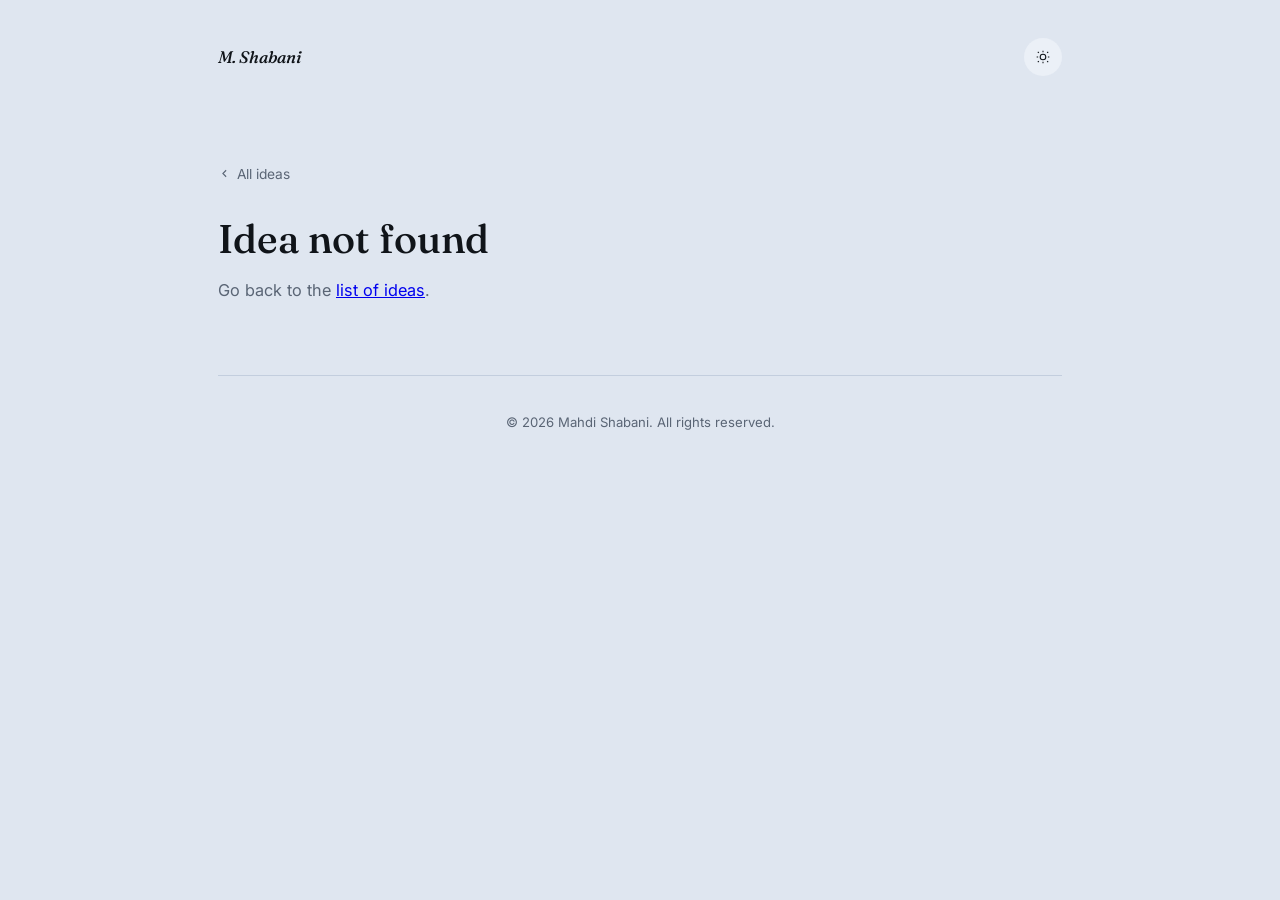
<file: idea.html>
<!DOCTYPE html>
<html lang="en" data-theme="light">
<head>
<meta charset="UTF-8">
<script>
(function(){try{var s=localStorage.getItem('site-theme');if(s==='dark'||s==='light')document.documentElement.setAttribute('data-theme',s);}catch(e){}})();
</script>
<meta name="viewport" content="width=device-width, initial-scale=1.0">
<title>Idea — Mahdi Shabani</title>
<link rel="icon" type="image/svg+xml" href="assets/favicon.svg">
<link rel="stylesheet" href="style.css">
<style>
.detail h1{font-size:clamp(1.9rem,4vw,2.5rem);margin:0 0 14px}
.lead{font-size:1.08rem;color:var(--secondary);line-height:1.65;margin:0 0 34px}
.block{margin:0 0 28px}
.block h2{font-family:var(--font-display);font-style:italic;font-weight:500;font-size:1rem;color:var(--accent-deep);margin:0 0 8px}
.block p{margin:0;line-height:1.75;font-size:.98rem}
.src{margin:0;padding-left:18px;font-size:.9rem;line-height:1.8}
.src a{color:var(--accent-deep)}
.badge.s-Under-explored{color:var(--accent-deep);background:var(--accent-tint)}
.badge.s-Emerging,.badge.s-To{color:var(--secondary);background:var(--fill)}
</style>
</head>
<body>
<div class="wrap">
  <header class="site-header">
    <a href="index.html" class="mark">M. Shabani</a>
    <button id="theme-toggle" class="theme-toggle" aria-label="Toggle dark mode">
      <svg class="sun" viewBox="0 0 24 24" fill="none" stroke="currentColor" stroke-width="1.6"><circle cx="12" cy="12" r="4.2"/><path d="M12 2.5v2.2M12 19.3v2.2M4.2 4.2l1.6 1.6M18.2 18.2l1.6 1.6M2.5 12h2.2M19.3 12h2.2M4.2 19.8l1.6-1.6M18.2 5.8l1.6-1.6"/></svg>
      <svg class="moon" viewBox="0 0 24 24" fill="none" stroke="currentColor" stroke-width="1.6"><path d="M20 14.5A8.5 8.5 0 1 1 9.5 4a6.8 6.8 0 0 0 10.5 10.5Z"/></svg>
    </button>
  </header>

  <div class="page-header detail">
    <a class="back-link" id="back" href="ideas.html"><svg viewBox="0 0 24 24" fill="none" stroke="currentColor" stroke-width="2"><path d="M15 6l-6 6 6 6"/></svg>All ideas</a>
    <div id="body"></div>
  </div>

  <footer class="site-footer">© <span id="year"></span> <span id="footer-name">Mahdi Shabani</span>. All rights reserved.</footer>
</div>

<script>
function esc(s){const d=document.createElement('div');d.textContent=s==null?'':String(s);return d.innerHTML;}
document.getElementById('year').textContent=new Date().getFullYear();
document.getElementById('theme-toggle').addEventListener('click',()=>{
  const r=document.documentElement,n=r.getAttribute('data-theme')==='dark'?'light':'dark';
  r.setAttribute('data-theme',n);try{localStorage.setItem('site-theme',n);}catch(e){}
});
(async()=>{
  const body=document.getElementById('body');
  const id=new URLSearchParams(location.search).get('id');
  try{
    const res=await fetch('ideas.json',{cache:'no-store'});
    if(!res.ok)throw 0;
    const data=await res.json();
    let found=null,cat=null;
    data.categories.forEach(c=>c.ideas.forEach(i=>{if(i.id===id){found=i;cat=c;}}));
    if(!found){body.innerHTML='<h1>Idea not found</h1><p class="lead">Go back to the <a href="ideas.html">list of ideas</a>.</p>';return;}
    document.title=found.title+' — Mahdi Shabani';
    document.getElementById('back').href='ideas.html#'+cat.id;
    const sources=(found.sources||[]).map(s=>'<li><a href="'+esc(s.url)+'" target="_blank" rel="noopener">'+esc(s.label)+'</a></li>').join('');
    body.innerHTML=
      '<div class="badge-row"><span class="badge">'+esc(cat.title)+'</span><span class="badge s-'+esc(found.status.split(' ')[0])+'">'+esc(found.status)+'</span></div>'+
      '<h1>'+esc(found.title)+'</h1><p class="lead">'+esc(found.summary)+'</p>'+
      '<div class="block"><h2>The problem</h2><p>'+esc(found.problem)+'</p></div>'+
      '<div class="block"><h2>The AI approach</h2><p>'+esc(found.approach)+'</p></div>'+
      '<div class="block"><h2>What exists today</h2><p>'+esc(found.evidence)+'</p></div>'+
      '<div class="block"><h2>A first step</h2><p>'+esc(found.start)+'</p></div>'+
      (sources?'<div class="block"><h2>Sources</h2><ul class="src">'+sources+'</ul></div>':'');
  }catch(e){
    body.innerHTML='<h1>Could not load the idea</h1><p class="lead">Open the site through a local server or GitHub Pages, not by double-clicking the file.</p>';
  }
})();
</script>
</body>
</html>
</file>
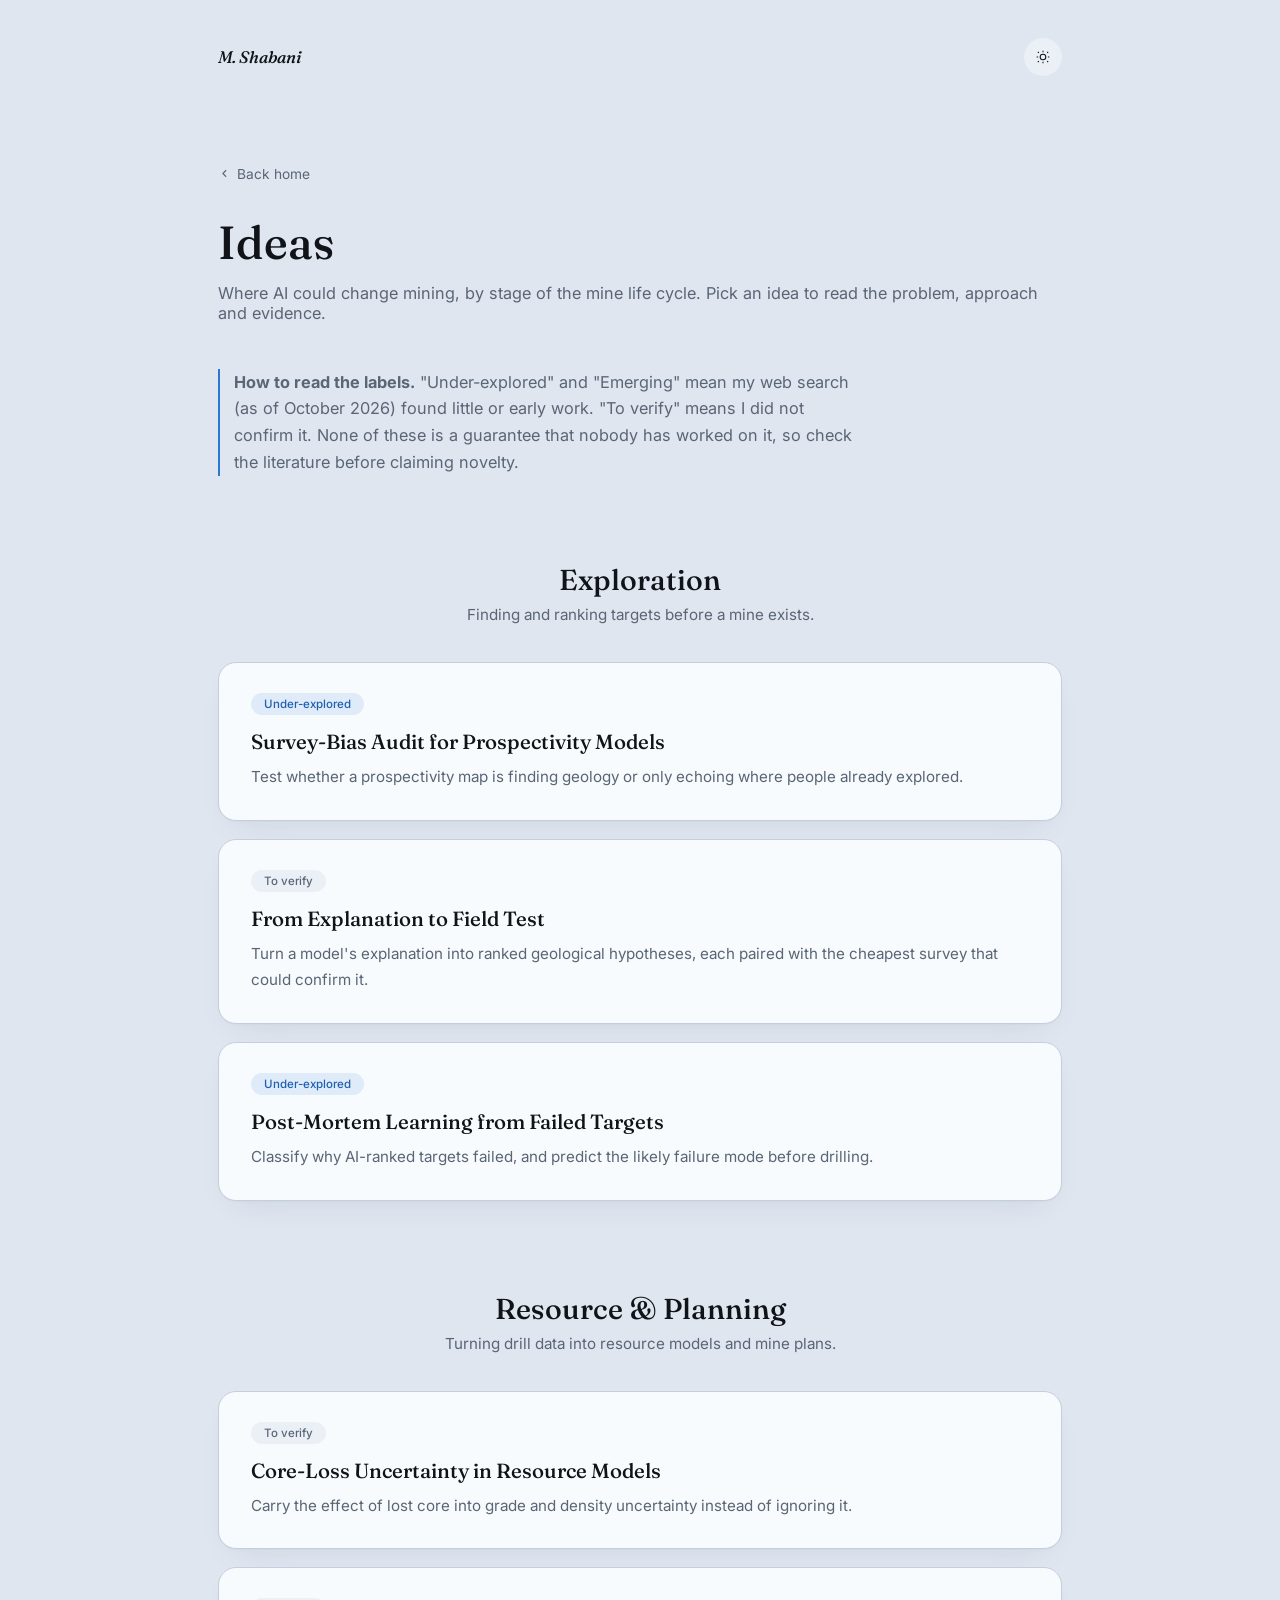
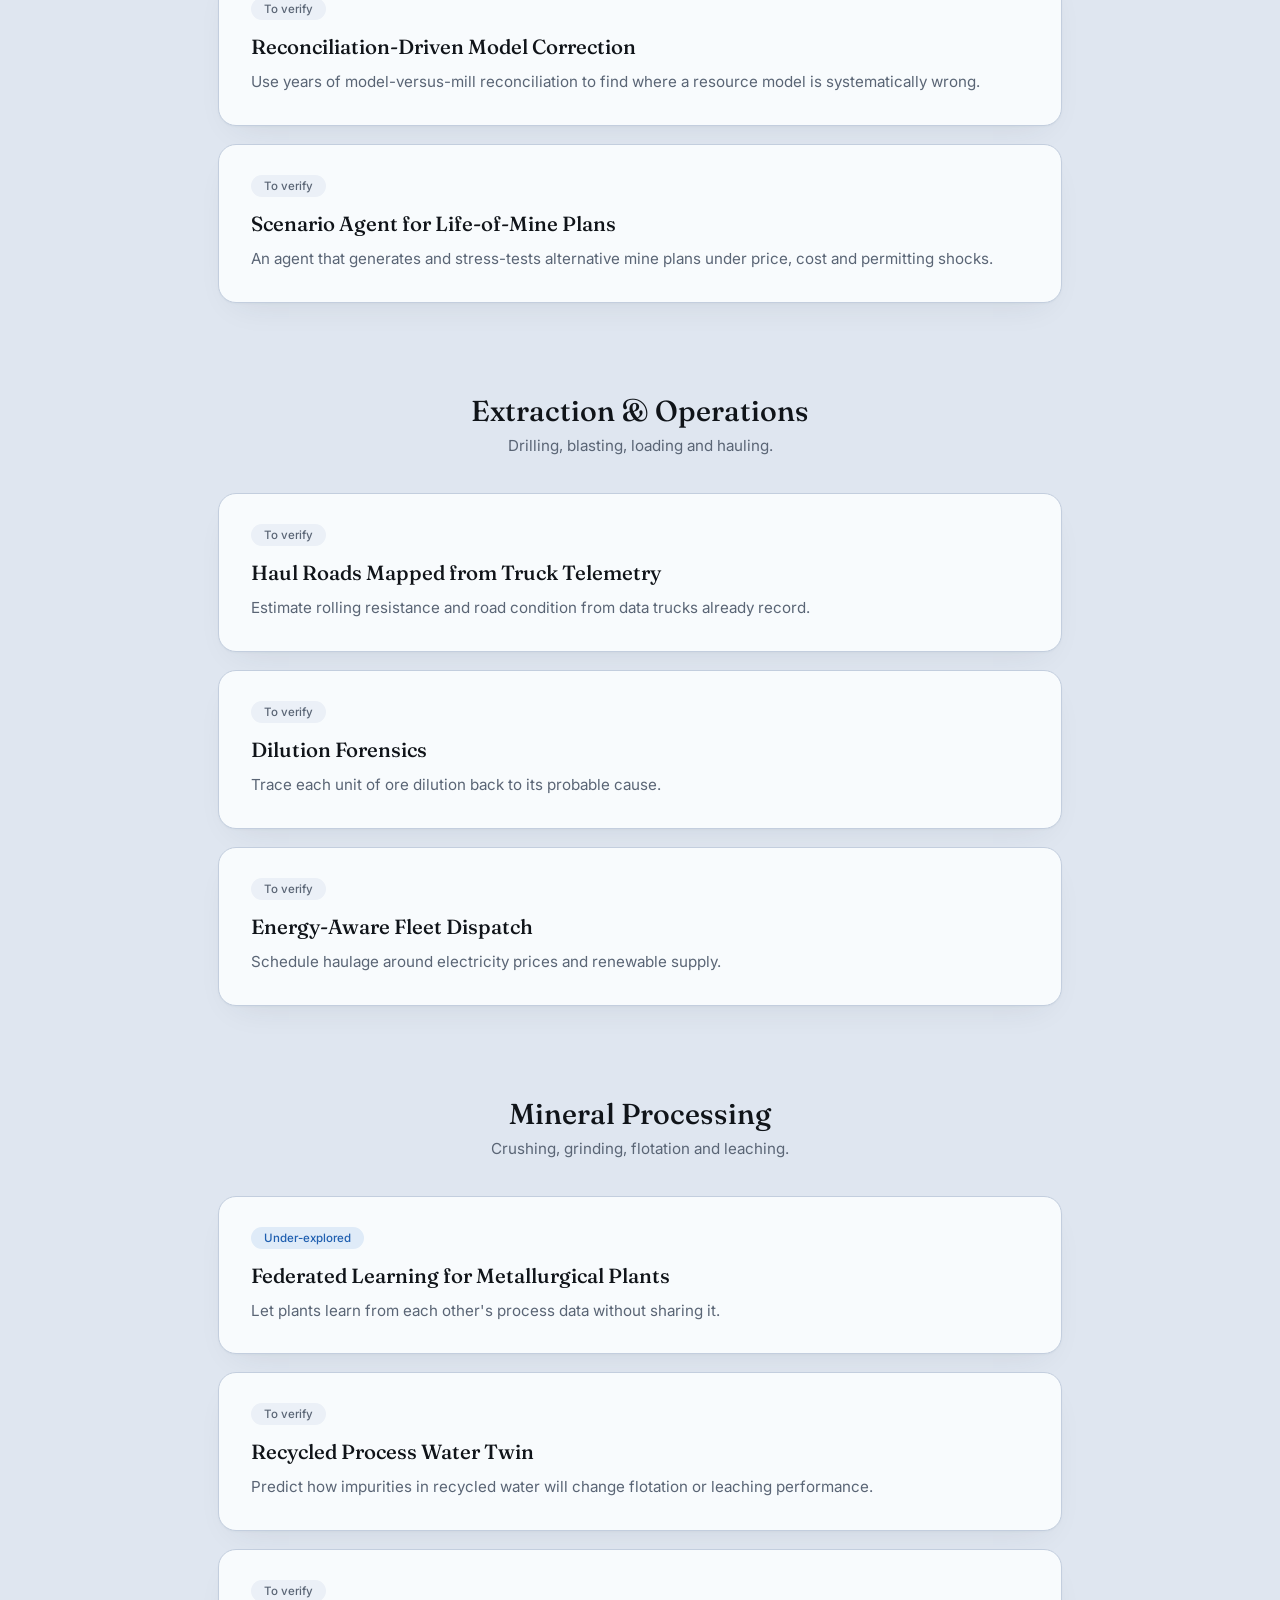
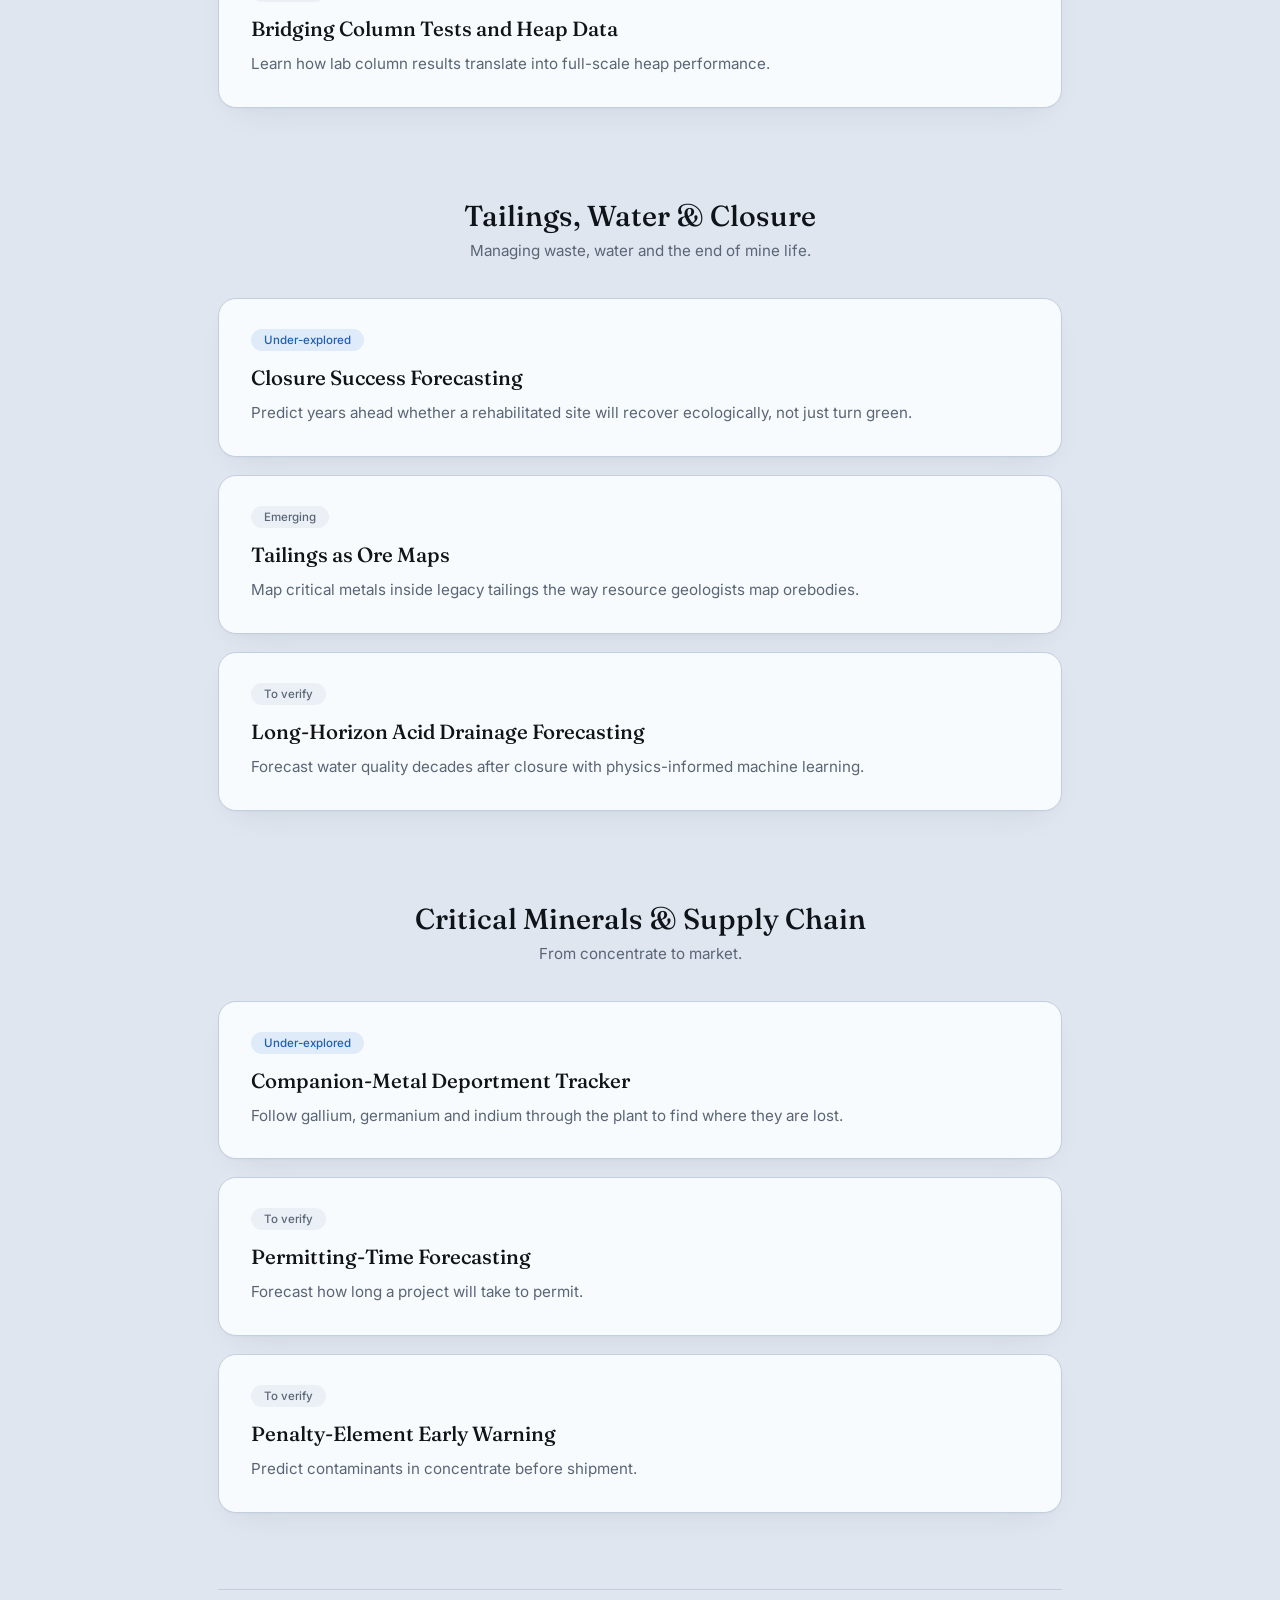
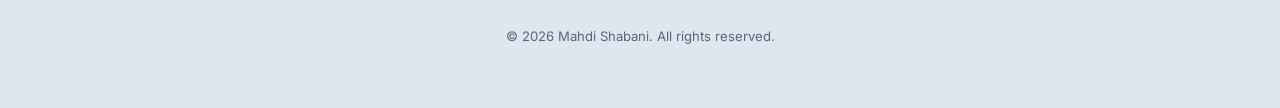
<file: ideas.html>
<!DOCTYPE html>
<html lang="en" data-theme="light">
<head>
<meta charset="UTF-8">
<script>
(function(){try{var s=localStorage.getItem('site-theme');if(s==='dark'||s==='light')document.documentElement.setAttribute('data-theme',s);}catch(e){}})();
</script>
<meta name="viewport" content="width=device-width, initial-scale=1.0">
<title>Ideas — AI Opportunities in Mining | Mahdi Shabani</title>
<meta name="description" content="Research ideas where AI could change mining, grouped by exploration, planning, operations, processing, environment and supply chain.">
<link rel="icon" type="image/svg+xml" href="assets/favicon.svg">
<link rel="stylesheet" href="style.css">
<style>
a.entry{display:block;text-decoration:none;color:inherit}
.cat-intro{text-align:center;color:var(--secondary);max-width:560px;margin:-22px auto 26px;font-size:.92rem}
.note{font-size:.86rem;color:var(--secondary);border-left:2px solid var(--accent);padding-left:14px;max-width:640px;line-height:1.65}
.badge.s-Under-explored{color:var(--accent-deep);background:var(--accent-tint)}
.badge.s-Emerging,.badge.s-To{color:var(--secondary);background:var(--fill)}
</style>
</head>
<body>
<div class="wrap">
  <header class="site-header">
    <a href="index.html" class="mark">M. Shabani</a>
    <button id="theme-toggle" class="theme-toggle" aria-label="Toggle dark mode">
      <svg class="sun" viewBox="0 0 24 24" fill="none" stroke="currentColor" stroke-width="1.6"><circle cx="12" cy="12" r="4.2"/><path d="M12 2.5v2.2M12 19.3v2.2M4.2 4.2l1.6 1.6M18.2 18.2l1.6 1.6M2.5 12h2.2M19.3 12h2.2M4.2 19.8l1.6-1.6M18.2 5.8l1.6-1.6"/></svg>
      <svg class="moon" viewBox="0 0 24 24" fill="none" stroke="currentColor" stroke-width="1.6"><path d="M20 14.5A8.5 8.5 0 1 1 9.5 4a6.8 6.8 0 0 0 10.5 10.5Z"/></svg>
    </button>
  </header>

  <div class="page-header">
    <a class="back-link" href="index.html"><svg viewBox="0 0 24 24" fill="none" stroke="currentColor" stroke-width="2"><path d="M15 6l-6 6 6 6"/></svg>Back home</a>
    <h1>Ideas</h1>
    <p>Where AI could change mining, by stage of the mine life cycle. Pick an idea to read the problem, approach and evidence.</p>
    <p class="note" id="note"></p>
  </div>

  <main id="cats"></main>

  <footer class="site-footer">© <span id="year"></span> <span id="footer-name">Mahdi Shabani</span>. All rights reserved.</footer>
</div>

<script>
function esc(s){const d=document.createElement('div');d.textContent=s==null?'':String(s);return d.innerHTML;}
document.getElementById('year').textContent=new Date().getFullYear();
document.getElementById('theme-toggle').addEventListener('click',()=>{
  const r=document.documentElement,n=r.getAttribute('data-theme')==='dark'?'light':'dark';
  r.setAttribute('data-theme',n);try{localStorage.setItem('site-theme',n);}catch(e){}
});
(async()=>{
  const root=document.getElementById('cats');
  try{
    const res=await fetch('ideas.json',{cache:'no-store'});
    if(!res.ok)throw 0;
    const data=await res.json();
    document.getElementById('note').innerHTML='<strong>How to read the labels.</strong> "Under-explored" and "Emerging" mean my web search (as of '+esc(data.updated)+') found little or early work. "To verify" means I did not confirm it. None of these is a guarantee that nobody has worked on it, so check the literature before claiming novelty.';
    data.categories.forEach(c=>{
      const sec=document.createElement('section');
      sec.className='section';sec.id=c.id;
      sec.innerHTML='<div class="section-head"><h2>'+esc(c.title)+'</h2><p>'+esc(c.description)+'</p></div><div class="entry-list" style="padding-bottom:0"></div>';
      const list=sec.querySelector('.entry-list');
      c.ideas.forEach(i=>{
        const a=document.createElement('a');
        a.className='entry';a.href='idea.html?id='+encodeURIComponent(i.id);
        a.innerHTML='<div class="badge-row"><span class="badge s-'+esc(i.status.split(' ')[0])+'">'+esc(i.status)+'</span></div><h3>'+esc(i.title)+'</h3><p class="desc">'+esc(i.summary)+'</p>';
        list.appendChild(a);
      });
      root.appendChild(sec);
    });
  }catch(e){
    root.innerHTML='<p class="note">Could not load ideas.json. Open the site through a local server or GitHub Pages, not by double-clicking the file.</p>';
  }
})();
</script>
</body>
</html>
</file>
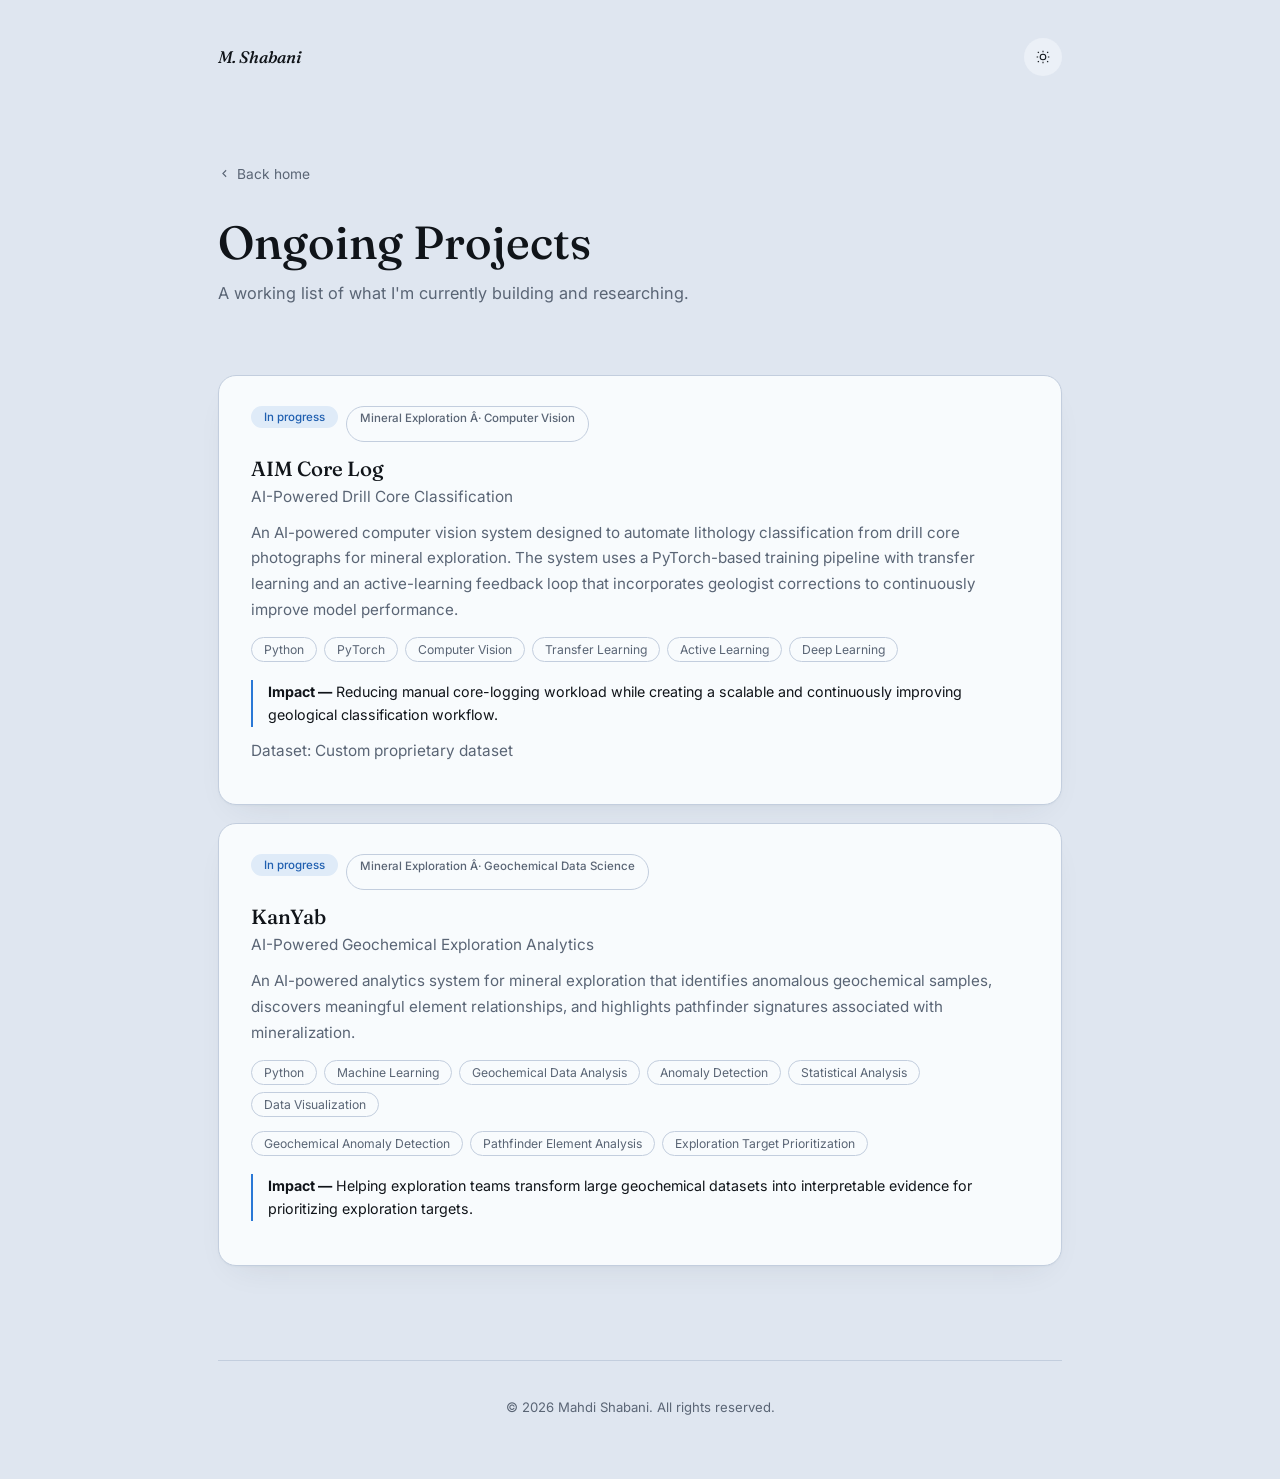
<file: projects.html>
<!DOCTYPE html>
<html lang="en" data-theme="light">
<head>
<meta charset="UTF-8">
<script>
  (function(){
    try{
      var saved = localStorage.getItem('site-theme');
      if(saved === 'dark' || saved === 'light'){
        document.documentElement.setAttribute('data-theme', saved);
      }
    }catch(e){}
  })();
</script>
<meta name="viewport" content="width=device-width, initial-scale=1.0">
<title>Machine Learning Projects — Mahdi Shabani</title>
<meta name="description" content="Ongoing machine learning and spatial data science projects by Mahdi Shabani, including explainable and uncertainty-aware modeling frameworks for spatial decision-making.">

<link rel="icon" type="image/svg+xml" href="assets/favicon.svg">
<link rel="icon" type="image/png" href="assets/favicon.png">
<link rel="shortcut icon" href="assets/favicon.ico">
<link rel="apple-touch-icon" href="assets/favicon.png">

<meta property="og:type" content="website">
<meta property="og:title" content="Machine Learning Projects — Mahdi Shabani">
<meta property="og:description" content="Ongoing machine learning and spatial data science projects by Mahdi Shabani.">
<meta property="og:image" content="https://mahdishabani.com/assets/og-image.jpg">
<meta property="og:url" content="https://mahdishabani.com/projects.html">

<meta name="twitter:card" content="summary_large_image">
<meta name="twitter:title" content="Machine Learning Projects — Mahdi Shabani">
<meta name="twitter:description" content="Ongoing machine learning and spatial data science projects by Mahdi Shabani.">
<meta name="twitter:image" content="https://mahdishabani.com/assets/og-image.jpg">

<style>
/* =========================================================
   Mahdi Shabani — Personal Site
   Design language: calm luxury — misty cool neutrals
   + blue accent from the reference site, serif display type
   ========================================================= */

@import url('https://fonts.googleapis.com/css2?family=Fraunces:ital,opsz,wght@0,9..144,400;0,9..144,500;0,9..144,600;1,9..144,500&family=Inter:wght@300;400;500;600&family=Vazirmatn:wght@400;500;600&display=swap');

:root{
  /* color — cool blue-grey base + blue accent (from reference site) */
  --bg:        #DFE6F0;
  --surface:   #F8FBFD;
  --ink:       #101419;
  --secondary: #5A6575;
  --hairline:  #C3CEDE;
  --fill:      #EBF0F7;

  --accent:       #2A78D6;
  --accent-deep:  #1F5FB0;
  --accent-tint:  #DFEBF8;

  --shadow:       0 1px 2px rgba(42,49,56,.03), 0 14px 34px -18px rgba(42,49,56,.12);
  --shadow-hover: 0 1px 2px rgba(42,49,56,.04), 0 26px 50px -20px rgba(42,49,56,.16);

  /* type — serif for calm elegance, sans for clarity */
  --font-display: 'Fraunces', 'Vazirmatn', Georgia, serif;
  --font-body:    'Inter', 'Vazirmatn', -apple-system, sans-serif;
  --font-fa:      'B Nazanin', 'Vazirmatn', Tahoma, sans-serif;

  --ease: cubic-bezier(.22,.61,.36,1);

  --radius-lg: 26px;
  --radius-md: 18px;
  --radius-sm: 13px;
}

[data-theme="dark"]{
  --bg:        #14171C;
  --surface:   #1B2028;
  --ink:       #EEF1F6;
  --secondary: #9AA5B4;
  --hairline:  #2A3340;
  --fill:      #232A35;

  --accent:       #5B9CF0;
  --accent-deep:  #8DB8F5;
  --accent-tint:  #1F2F47;

  --shadow:       0 1px 2px rgba(0,0,0,.3), 0 14px 34px -18px rgba(0,0,0,.5);
  --shadow-hover: 0 1px 2px rgba(0,0,0,.35), 0 26px 50px -20px rgba(0,0,0,.6);
}

*{ box-sizing: border-box; }
html{ scroll-behavior: smooth; }

body{
  margin: 0;
  background: var(--bg);
  color: var(--ink);
  font-family: var(--font-body);
  font-weight: 400;
  -webkit-font-smoothing: antialiased;
  transition: background .6s var(--ease), color .6s var(--ease);
}

.fa{ font-family: var(--font-fa); direction: rtl; }

.wrap{
  max-width: 900px;
  margin: 0 auto;
  padding: 0 28px;
}

/* ---------- header ---------- */
.site-header{
  display: flex;
  align-items: center;
  justify-content: space-between;
  padding: 38px 0 8px;
}

.mark{
  font-family: var(--font-display);
  font-weight: 500;
  font-style: italic;
  font-size: 1.05rem;
  color: var(--ink);
  text-decoration: none;
}

.theme-toggle{
  width: 38px;
  height: 38px;
  border-radius: 50%;
  border: none;
  background: var(--fill);
  display: flex;
  align-items: center;
  justify-content: center;
  cursor: pointer;
  color: var(--ink);
  transition: background .35s var(--ease), transform .35s var(--ease);
}
.theme-toggle:hover{ transform: scale(1.06); background: var(--accent-tint); }
.theme-toggle svg{ width: 16px; height: 16px; }
.theme-toggle .moon{ display: none; }
[data-theme="dark"] .theme-toggle .sun{ display: none; }
[data-theme="dark"] .theme-toggle .moon{ display: block; }

/* ---------- hero ---------- */
.hero{
  padding: 100px 0 58px;
  text-align: center;
}

.eyebrow{
  font-size: .78rem;
  font-weight: 500;
  letter-spacing: .05em;
  text-transform: uppercase;
  color: var(--accent-deep);
  margin: 0 0 20px;
}

.hero h1{
  font-family: var(--font-display);
  font-weight: 500;
  font-size: clamp(2.75rem, 6vw, 4.4rem);
  letter-spacing: -.01em;
  line-height: 1.1;
  margin: 0 0 22px;
  color: var(--ink);
}

.hero p.tagline{
  color: var(--secondary);
  font-size: 1.15rem;
  font-weight: 400;
  max-width: 580px;
  line-height: 1.65;
  margin: 0 auto 38px;
}

.cv-btn{
  display: inline-flex;
  align-items: center;
  gap: 8px;
  padding: 14px 30px;
  border-radius: 999px;
  background: linear-gradient(135deg, var(--accent), var(--accent-deep));
  color: #FFFFFF;
  text-decoration: none;
  font-size: .92rem;
  font-weight: 500;
  box-shadow: 0 10px 26px -12px rgba(42,120,214,.40);
  transition: transform .35s var(--ease), box-shadow .35s var(--ease);
}
.cv-btn:hover{ transform: translateY(-2px); box-shadow: 0 16px 34px -14px rgba(42,120,214,.50); }
.cv-btn svg{ width: 15px; height: 15px; }

/* ---------- box grid ---------- */
.grid{
  display: grid;
  grid-template-columns: repeat(3, 1fr);
  gap: 20px;
  padding: 26px 0 90px;
}

@media (max-width: 860px){
  .grid{ grid-template-columns: 1fr; }
}

.box{
  position: relative;
  background: var(--surface);
  border-radius: var(--radius-lg);
  border: 1px solid var(--hairline);
  box-shadow: var(--shadow);
  padding: 38px 30px;
  overflow: hidden;
  transition: box-shadow .5s var(--ease), transform .5s var(--ease), border-color .5s var(--ease);
}

.box:hover{
  transform: translateY(-4px);
  box-shadow: var(--shadow-hover);
  border-color: var(--accent-tint);
}

.box h2{
  font-family: var(--font-display);
  font-weight: 500;
  font-size: 1.25rem;
  margin: 0 0 24px;
  color: var(--ink);
}

/* profile box */
.profile-box{ display: flex; flex-direction: column; align-items: center; text-align: center; }

.avatar-ring{
  width: 120px;
  height: 120px;
  border-radius: 50%;
  padding: 3px;
  background: linear-gradient(135deg, var(--accent-tint), var(--hairline));
  margin-bottom: 24px;
}
.avatar-ring img{
  width: 100%;
  height: 100%;
  border-radius: 50%;
  object-fit: cover;
  display: block;
  border: 3px solid var(--surface);
}

.profile-box .name{
  font-family: var(--font-display);
  font-weight: 500;
  font-size: 1.4rem;
  margin: 0 0 4px;
  color: var(--ink);
}
.profile-box .role{
  color: var(--secondary);
  font-size: .88rem;
  margin: 0 0 26px;
}

.icon-row{
  display: flex;
  gap: 12px;
}

.icon-link{
  width: 44px;
  height: 44px;
  border-radius: 50%;
  border: 1px solid var(--hairline);
  display: flex;
  align-items: center;
  justify-content: center;
  color: var(--ink);
  text-decoration: none;
  transition: background .35s var(--ease), transform .35s var(--ease), border-color .35s var(--ease);
}
.icon-link:hover{
  transform: translateY(-2px);
  background: var(--accent-tint);
  border-color: var(--accent);
}
.icon-link svg{ width: 18px; height: 18px; }

/* list boxes (projects / research) */
.item-list{
  list-style: none;
  margin: 0;
  padding: 0;
  display: flex;
  flex-direction: column;
  gap: 2px;
}

.item-list li{ border-top: 1px solid var(--hairline); }
.item-list li:first-child{ border-top: none; }

.item-list a{
  display: flex;
  align-items: center;
  justify-content: space-between;
  gap: 12px;
  padding: 17px 2px;
  color: var(--ink);
  text-decoration: none;
  font-size: .96rem;
  font-weight: 400;
  line-height: 1.5;
  transition: color .35s var(--ease), gap .35s var(--ease);
}
.item-list a:hover{ color: var(--accent-deep); gap: 18px; }
.item-list a .arrow{ flex: none; width: 14px; height: 14px; opacity: .45; transition: transform .4s var(--ease), opacity .4s var(--ease); }
.item-list a:hover .arrow{ transform: translateX(-3px); opacity: .9; }
.item-list a:hover .arrow.rtl{ transform: translateX(3px); }

.item-list .fa-item{ font-family: var(--font-fa); direction: rtl; text-align: right; font-size: 1.02rem; }

.more-link{
  display: inline-flex;
  align-items: center;
  gap: 6px;
  margin-top: 22px;
  font-size: .8rem;
  font-weight: 500;
  color: var(--secondary);
  text-decoration: none;
  transition: color .35s var(--ease);
}
.more-link:hover{ color: var(--accent-deep); }
.more-link svg{ width: 13px; height: 13px; }

/* ---------- footer ---------- */
.site-footer{
  text-align: center;
  padding: 38px 0 64px;
  color: var(--secondary);
  font-size: .82rem;
  border-top: 1px solid var(--hairline);
}

/* ---------- inner pages (projects/research) ---------- */
.page-header{ padding: 80px 0 26px; }
.back-link{
  display: inline-flex;
  align-items: center;
  gap: 6px;
  color: var(--secondary);
  text-decoration: none;
  font-size: .86rem;
  margin-bottom: 32px;
  transition: color .35s var(--ease);
}
.back-link:hover{ color: var(--accent-deep); }
.back-link svg{ width: 13px; height: 13px; }

.page-header h1{
  font-family: var(--font-display);
  font-weight: 500;
  font-size: clamp(2.2rem, 4.5vw, 2.9rem);
  margin: 0 0 12px;
  color: var(--ink);
}
.page-header p{ color: var(--secondary); margin: 0 0 46px; font-size: 1.02rem; }

.entry-list{ display: flex; flex-direction: column; gap: 18px; padding-bottom: 94px; }

.entry{
  background: var(--surface);
  border: 1px solid var(--hairline);
  border-radius: var(--radius-md);
  padding: 30px 32px;
  box-shadow: var(--shadow);
  transition: box-shadow .45s var(--ease), transform .45s var(--ease), border-color .45s var(--ease);
}
.entry:hover{ transform: translateY(-2px); box-shadow: var(--shadow-hover); border-color: var(--accent-tint); }
.entry h3{
  font-family: var(--font-display);
  font-size: 1.28rem;
  font-weight: 500;
  margin: 0 0 10px;
  color: var(--ink);
}
.entry h3.fa{ text-align: right; }
.entry .status{
  display: inline-block;
  font-size: .72rem;
  font-weight: 500;
  color: var(--accent-deep);
  background: var(--accent-tint);
  border-radius: 999px;
  padding: 4px 13px;
  margin-bottom: 14px;
}
.entry p.desc{ color: var(--secondary); margin: 0; line-height: 1.7; font-size: .95rem; }
.entry p.desc.fa{ text-align: right; }

/* ---------- scroll reveal ---------- */
.reveal{
  opacity: 0;
  transform: translateY(16px);
  transition: opacity .9s var(--ease), transform .9s var(--ease);
}
.reveal.is-visible{
  opacity: 1;
  transform: translateY(0);
}

/* ---------- extra sections (skills / timeline / contact) ---------- */
.section{
  padding: 14px 0 76px;
}
.section-head{
  text-align: center;
  margin-bottom: 38px;
}
.section-head h2{
  font-family: var(--font-display);
  font-weight: 500;
  font-size: 1.8rem;
  margin: 0 0 8px;
  color: var(--ink);
}
.section-head p{
  color: var(--secondary);
  font-size: .95rem;
  margin: 0;
}

/* badges & tag pills */
.badge-row{ display:flex; flex-wrap:wrap; gap:8px; margin-bottom:14px; }
.badge{
  display:inline-block;
  font-size:.72rem;
  font-weight:500;
  color: var(--accent-deep);
  background: var(--accent-tint);
  border-radius:999px;
  padding:4px 13px;
}
.badge.status-badge{ color: var(--accent-deep); background: var(--accent-tint); }
.badge.domain-badge{ color: var(--secondary); background: transparent; border:1px solid var(--hairline); }

.tech-tags{ display:flex; flex-wrap:wrap; gap:7px; margin: 14px 0; }
.tech-tag{
  font-size:.76rem;
  color: var(--secondary);
  border:1px solid var(--hairline);
  border-radius:999px;
  padding:4px 12px;
}

.impact-line{
  font-size:.89rem;
  color: var(--ink);
  border-left: 2px solid var(--accent);
  padding-left: 15px;
  margin-top: 18px;
  line-height: 1.65;
}
[dir="rtl"] .impact-line{ border-left:none; border-right:2px solid var(--accent); padding-left:0; padding-right:15px; }

.entry-sub{ color: var(--secondary); font-size: .96rem; margin: -4px 0 14px; }

/* about section */
.about-text{
  max-width: 640px;
  margin: 0 auto 28px;
  text-align: center;
  color: var(--secondary);
  font-size: 1.05rem;
  line-height: 1.75;
}
.about-text strong{ color: var(--ink); font-weight: 500; }

.approach-row{
  display:flex; flex-wrap:wrap; gap:8px; justify-content:center; margin-bottom: 40px;
}
.approach-chip{
  font-size:.78rem; font-weight:500; color: var(--accent-deep);
  background: var(--accent-tint); border-radius:999px; padding:6px 15px;
}

.career-strip{
  display:flex; align-items:center; justify-content:center;
  flex-wrap: wrap;
  gap: 10px;
  max-width: 720px;
  margin: 0 auto;
  font-size: .88rem;
  color: var(--secondary);
}
.career-strip .stage{
  display:flex; flex-direction:column; align-items:center; gap:5px;
  padding: 16px 20px;
  border: 1px solid var(--hairline);
  border-radius: var(--radius-sm);
  background: var(--surface);
  min-width: 170px;
}
.career-strip .stage .label{ font-size:.68rem; letter-spacing:.06em; text-transform:uppercase; color: var(--accent-deep); }
.career-strip .stage .value{ font-size:.86rem; color: var(--ink); font-weight:500; text-align:center; }
.career-strip .sep{ color: var(--hairline); font-size:1.2rem; }
@media (max-width: 640px){ .career-strip .sep{ display:none; } }

/* skill categories */
.skill-category{ margin-bottom: 28px; }
.skill-category:last-child{ margin-bottom: 0; }
.skill-category .cat-label{
  text-align:center;
  font-family: var(--font-display);
  font-style: italic;
  font-size:.95rem;
  font-weight:500;
  color: var(--accent-deep);
  margin: 0 0 14px;
}

/* skills */
.skills-row{
  display: flex;
  flex-wrap: wrap;
  gap: 10px;
  justify-content: center;
}
.skill-chip{
  display: inline-flex;
  align-items: center;
  font-size: .86rem;
  font-weight: 400;
  padding: 9px 19px;
  border-radius: 999px;
  border: 1px solid var(--hairline);
  background: var(--surface);
  color: var(--ink);
  transition: background .35s var(--ease), border-color .35s var(--ease);
}
.skill-chip:hover{ background: var(--accent-tint); border-color: var(--accent); }
.skill-chip .dot{ display: none; }

/* timeline */
.timeline{
  position: relative;
  max-width: 620px;
  margin: 0 auto;
  padding-left: 28px;
  border-left: 1px solid var(--hairline);
}
.timeline-item{
  position: relative;
  padding-bottom: 40px;
}
.timeline-item:last-child{ padding-bottom: 0; }
.timeline-item::before{
  content: "";
  position: absolute;
  left: -33px;
  top: 5px;
  width: 9px;
  height: 9px;
  border-radius: 50%;
  background: var(--accent);
  box-shadow: 0 0 0 4px var(--accent-tint);
}
.timeline-item .t-period{
  font-size: .76rem;
  font-weight: 500;
  color: var(--accent-deep);
  margin: 0 0 6px;
}
.timeline-item h3{
  font-family: var(--font-display);
  font-size: 1.15rem;
  font-weight: 500;
  margin: 0 0 5px;
  color: var(--ink);
}
.timeline-item p{
  color: var(--secondary);
  font-size: .9rem;
  margin: 0;
  line-height: 1.6;
}

/* contact form */
.contact-box{
  max-width: 550px;
  margin: 0 auto;
  background: var(--surface);
  border: 1px solid var(--hairline);
  border-radius: var(--radius-lg);
  box-shadow: var(--shadow);
  padding: 38px 36px;
}
.form-row{ margin-bottom: 17px; }
.form-row label{
  display: block;
  font-size: .8rem;
  font-weight: 500;
  color: var(--secondary);
  margin-bottom: 7px;
}
.form-row input,
.form-row textarea{
  width: 100%;
  padding: 12px 15px;
  border-radius: var(--radius-sm);
  border: 1px solid var(--hairline);
  background: var(--fill);
  color: var(--ink);
  font-family: var(--font-body);
  font-size: .92rem;
  resize: vertical;
  transition: background .3s var(--ease), box-shadow .3s var(--ease);
}
.form-row input:focus,
.form-row textarea:focus{
  outline: none;
  background: var(--surface);
  box-shadow: 0 0 0 2px var(--accent);
}
.form-submit{
  display: inline-flex;
  align-items: center;
  gap: 8px;
  padding: 14px 30px;
  border-radius: 999px;
  background: linear-gradient(135deg, var(--accent), var(--accent-deep));
  color: #FFFFFF;
  border: none;
  font-size: .9rem;
  font-weight: 500;
  cursor: pointer;
  box-shadow: 0 10px 26px -12px rgba(42,120,214,.40);
  transition: transform .35s var(--ease), box-shadow .35s var(--ease);
}
.form-submit:hover{ transform: translateY(-2px); box-shadow: 0 16px 34px -14px rgba(42,120,214,.50); }
.form-note{
  font-size: .78rem;
  color: var(--secondary);
  margin-top: 15px;
  text-align: center;
  line-height: 1.6;
}

@media (prefers-reduced-motion: reduce){
  *{ transition: none !important; animation: none !important; }
}
</style>
</head>
<body>

<div class="wrap">

  <header class="site-header">
    <a href="index.html" class="mark">M. Shabani</a>
    <button id="theme-toggle" class="theme-toggle" aria-label="Toggle dark mode">
      <svg class="sun" viewBox="0 0 24 24" fill="none" stroke="currentColor" stroke-width="1.6"><circle cx="12" cy="12" r="4.2"/><path d="M12 2.5v2.2M12 19.3v2.2M4.2 4.2l1.6 1.6M18.2 18.2l1.6 1.6M2.5 12h2.2M19.3 12h2.2M4.2 19.8l1.6-1.6M18.2 5.8l1.6-1.6"/></svg>
      <svg class="moon" viewBox="0 0 24 24" fill="none" stroke="currentColor" stroke-width="1.6"><path d="M20 14.5A8.5 8.5 0 1 1 9.5 4a6.8 6.8 0 0 0 10.5 10.5Z"/></svg>
    </button>
  </header>

  <div class="page-header">
    <a class="back-link" href="index.html">
      <svg viewBox="0 0 24 24" fill="none" stroke="currentColor" stroke-width="2"><path d="M15 6l-6 6 6 6"/></svg>
      Back home
    </a>
    <h1>Ongoing Projects</h1>
    <p>A working list of what I'm currently building and researching.</p>
  </div>

  <main class="entry-list" id="entry-list"></main>

  <footer class="site-footer">
    © <span id="year"></span> <span id="footer-name">Mahdi Shabani</span>. All rights reserved.
  </footer>

</div>

<script>
const FALLBACK_CONTENT = {
  "profile": { "name": "Mahdi Shabani" },
  "projects": [
    {"title":"Development of an Explainable and Uncertainty-Aware Machine Learning Framework for Spatial Decision-Making","status":"In progress","description":"Details coming soon."},
    {"title":"MPM Using Machine Learning Algorithms","status":"In progress","description":"Details coming soon."}
  ]
};

function escapeHtml(str){
  const d = document.createElement('div');
  d.textContent = str == null ? '' : String(str);
  return d.innerHTML;
}

async function loadContent(){
  try{
    const res = await fetch('content.json', { cache: 'no-store' });
    if(!res.ok) throw new Error('bad response');
    return await res.json();
  }catch(e){
    console.warn('Could not load content.json, using fallback content.', e);
    return FALLBACK_CONTENT;
  }
}

document.addEventListener('DOMContentLoaded', async () => {
  const data = await loadContent();
  document.getElementById('footer-name').textContent = (data.profile && data.profile.name) || '';
  document.getElementById('year').textContent = new Date().getFullYear();

  const list = document.getElementById('entry-list');
  (data.projects || []).forEach((proj, i) => {
    const art = document.createElement('article');
    art.className = 'entry reveal';
    art.id = 'project-' + (i + 1);
    art.style.transitionDelay = (i * 0.08).toFixed(2) + 's';

    const subtitleHtml = proj.subtitle ? `<p class="entry-sub">${escapeHtml(proj.subtitle)}</p>` : '';
    const domainHtml = proj.domain ? `<span class="badge domain-badge">${escapeHtml(proj.domain)}</span>` : '';
    const techHtml = (proj.technology && proj.technology.length)
      ? `<div class="tech-tags">${proj.technology.map(t => `<span class="tech-tag">${escapeHtml(t)}</span>`).join('')}</div>`
      : '';
    const focusHtml = (proj.focus && proj.focus.length)
      ? `<div class="tech-tags">${proj.focus.map(t => `<span class="tech-tag">${escapeHtml(t)}</span>`).join('')}</div>`
      : '';
    const impactHtml = proj.impact ? `<p class="impact-line"><strong>Impact —</strong> ${escapeHtml(proj.impact)}</p>` : '';
    const datasetHtml = proj.dataset ? `<p class="entry-sub" style="margin-top:10px;">Dataset: ${escapeHtml(proj.dataset)}</p>` : '';

    art.innerHTML = `
      <div class="badge-row"><span class="status">${escapeHtml(proj.status || '')}</span>${domainHtml}</div>
      <h3>${escapeHtml(proj.title)}</h3>
      ${subtitleHtml}
      <p class="desc">${escapeHtml(proj.description || '')}</p>
      ${techHtml}
      ${focusHtml}
      ${impactHtml}
      ${datasetHtml}`;
    list.appendChild(art);
  });

  // (re)initialize scroll reveal for the elements we just added
  if ('IntersectionObserver' in window) {
    const io = new IntersectionObserver((entries) => {
      entries.forEach(entry => {
        if (entry.isIntersecting) { entry.target.classList.add('is-visible'); io.unobserve(entry.target); }
      });
    }, { threshold: 0.15, rootMargin: '0px 0px -40px 0px' });
    document.querySelectorAll('.reveal').forEach(el => io.observe(el));
  } else {
    document.querySelectorAll('.reveal').forEach(el => el.classList.add('is-visible'));
  }
});
</script>
<script>
// Simple light/dark theme toggle (in-memory, resets on reload by design)
document.addEventListener('DOMContentLoaded', () => {
  const root = document.documentElement;
  const btn = document.getElementById('theme-toggle');
  if (!btn) return;

  btn.addEventListener('click', () => {
    const isDark = root.getAttribute('data-theme') === 'dark';
    const next = isDark ? 'light' : 'dark';
    root.setAttribute('data-theme', next);
    try{ localStorage.setItem('site-theme', next); }catch(e){}
  });
});

</script>
</body>
</html>
</file>
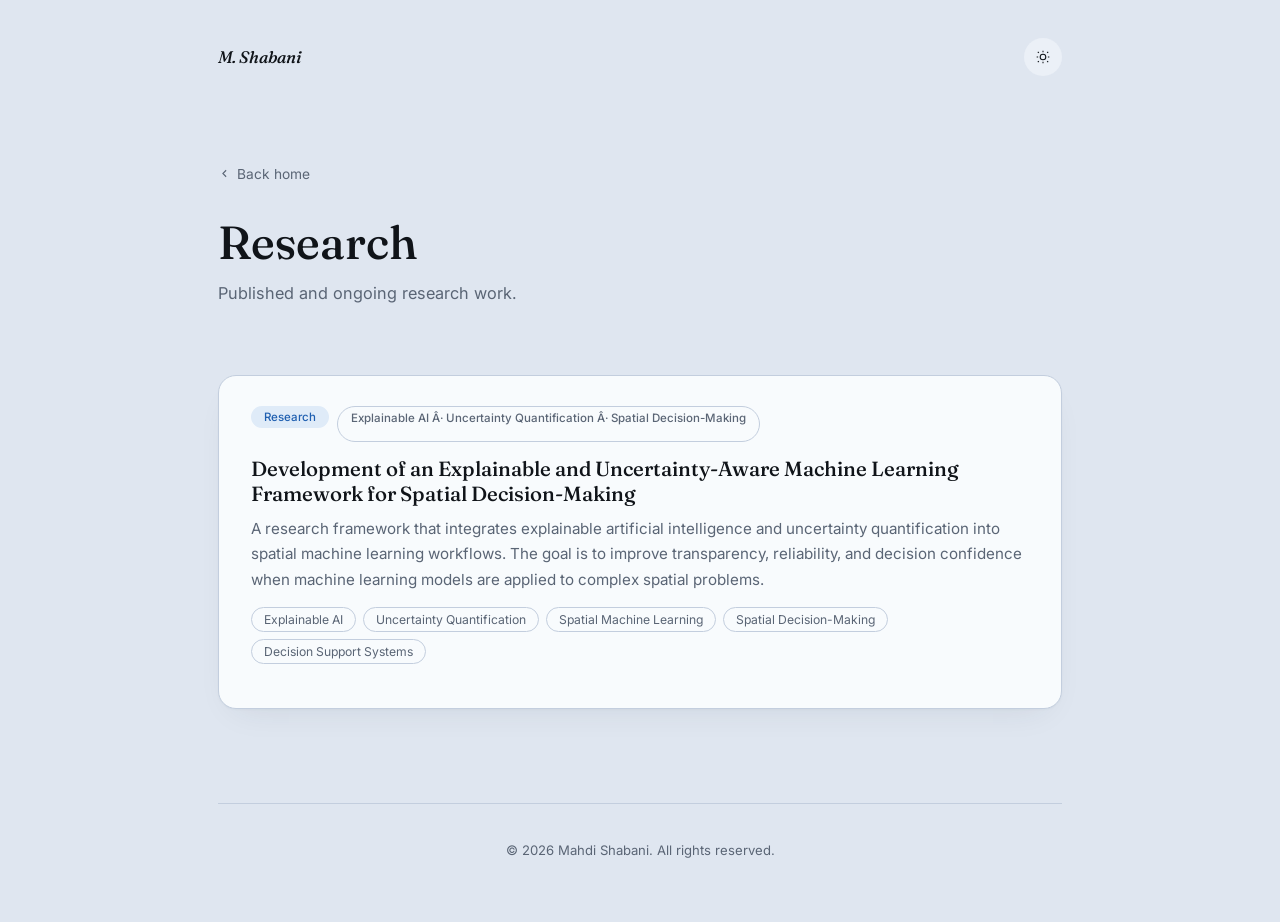
<file: research.html>
<!DOCTYPE html>
<html lang="en" data-theme="light">
<head>
<meta charset="UTF-8">
<script>
  (function(){
    try{
      var saved = localStorage.getItem('site-theme');
      if(saved === 'dark' || saved === 'light'){
        document.documentElement.setAttribute('data-theme', saved);
      }
    }catch(e){}
  })();
</script>
<meta name="viewport" content="width=device-width, initial-scale=1.0">
<title>Research & Publications — Mahdi Shabani</title>
<meta name="description" content="Research and publications by Mahdi Shabani in machine learning, spatial data science, and computer vision.">

<link rel="icon" type="image/svg+xml" href="assets/favicon.svg">
<link rel="icon" type="image/png" href="assets/favicon.png">
<link rel="shortcut icon" href="assets/favicon.ico">
<link rel="apple-touch-icon" href="assets/favicon.png">

<meta property="og:type" content="website">
<meta property="og:title" content="Research & Publications — Mahdi Shabani">
<meta property="og:description" content="Research and publications by Mahdi Shabani in machine learning, spatial data science, and computer vision.">
<meta property="og:image" content="https://mahdishabani.com/assets/og-image.jpg">
<meta property="og:url" content="https://mahdishabani.com/research.html">

<meta name="twitter:card" content="summary_large_image">
<meta name="twitter:title" content="Research & Publications — Mahdi Shabani">
<meta name="twitter:description" content="Research and publications by Mahdi Shabani in machine learning, spatial data science, and computer vision.">
<meta name="twitter:image" content="https://mahdishabani.com/assets/og-image.jpg">

<style>
/* =========================================================
   Mahdi Shabani — Personal Site
   Design language: calm luxury — misty cool neutrals
   + blue accent from the reference site, serif display type
   ========================================================= */

@import url('https://fonts.googleapis.com/css2?family=Fraunces:ital,opsz,wght@0,9..144,400;0,9..144,500;0,9..144,600;1,9..144,500&family=Inter:wght@300;400;500;600&family=Vazirmatn:wght@400;500;600&display=swap');

:root{
  /* color — cool blue-grey base + blue accent (from reference site) */
  --bg:        #DFE6F0;
  --surface:   #F8FBFD;
  --ink:       #101419;
  --secondary: #5A6575;
  --hairline:  #C3CEDE;
  --fill:      #EBF0F7;

  --accent:       #2A78D6;
  --accent-deep:  #1F5FB0;
  --accent-tint:  #DFEBF8;

  --shadow:       0 1px 2px rgba(42,49,56,.03), 0 14px 34px -18px rgba(42,49,56,.12);
  --shadow-hover: 0 1px 2px rgba(42,49,56,.04), 0 26px 50px -20px rgba(42,49,56,.16);

  /* type — serif for calm elegance, sans for clarity */
  --font-display: 'Fraunces', 'Vazirmatn', Georgia, serif;
  --font-body:    'Inter', 'Vazirmatn', -apple-system, sans-serif;
  --font-fa:      'B Nazanin', 'Vazirmatn', Tahoma, sans-serif;

  --ease: cubic-bezier(.22,.61,.36,1);

  --radius-lg: 26px;
  --radius-md: 18px;
  --radius-sm: 13px;
}

[data-theme="dark"]{
  --bg:        #14171C;
  --surface:   #1B2028;
  --ink:       #EEF1F6;
  --secondary: #9AA5B4;
  --hairline:  #2A3340;
  --fill:      #232A35;

  --accent:       #5B9CF0;
  --accent-deep:  #8DB8F5;
  --accent-tint:  #1F2F47;

  --shadow:       0 1px 2px rgba(0,0,0,.3), 0 14px 34px -18px rgba(0,0,0,.5);
  --shadow-hover: 0 1px 2px rgba(0,0,0,.35), 0 26px 50px -20px rgba(0,0,0,.6);
}

*{ box-sizing: border-box; }
html{ scroll-behavior: smooth; }

body{
  margin: 0;
  background: var(--bg);
  color: var(--ink);
  font-family: var(--font-body);
  font-weight: 400;
  -webkit-font-smoothing: antialiased;
  transition: background .6s var(--ease), color .6s var(--ease);
}

.fa{ font-family: var(--font-fa); direction: rtl; }

.wrap{
  max-width: 900px;
  margin: 0 auto;
  padding: 0 28px;
}

/* ---------- header ---------- */
.site-header{
  display: flex;
  align-items: center;
  justify-content: space-between;
  padding: 38px 0 8px;
}

.mark{
  font-family: var(--font-display);
  font-weight: 500;
  font-style: italic;
  font-size: 1.05rem;
  color: var(--ink);
  text-decoration: none;
}

.theme-toggle{
  width: 38px;
  height: 38px;
  border-radius: 50%;
  border: none;
  background: var(--fill);
  display: flex;
  align-items: center;
  justify-content: center;
  cursor: pointer;
  color: var(--ink);
  transition: background .35s var(--ease), transform .35s var(--ease);
}
.theme-toggle:hover{ transform: scale(1.06); background: var(--accent-tint); }
.theme-toggle svg{ width: 16px; height: 16px; }
.theme-toggle .moon{ display: none; }
[data-theme="dark"] .theme-toggle .sun{ display: none; }
[data-theme="dark"] .theme-toggle .moon{ display: block; }

/* ---------- hero ---------- */
.hero{
  padding: 100px 0 58px;
  text-align: center;
}

.eyebrow{
  font-size: .78rem;
  font-weight: 500;
  letter-spacing: .05em;
  text-transform: uppercase;
  color: var(--accent-deep);
  margin: 0 0 20px;
}

.hero h1{
  font-family: var(--font-display);
  font-weight: 500;
  font-size: clamp(2.75rem, 6vw, 4.4rem);
  letter-spacing: -.01em;
  line-height: 1.1;
  margin: 0 0 22px;
  color: var(--ink);
}

.hero p.tagline{
  color: var(--secondary);
  font-size: 1.15rem;
  font-weight: 400;
  max-width: 580px;
  line-height: 1.65;
  margin: 0 auto 38px;
}

.cv-btn{
  display: inline-flex;
  align-items: center;
  gap: 8px;
  padding: 14px 30px;
  border-radius: 999px;
  background: linear-gradient(135deg, var(--accent), var(--accent-deep));
  color: #FFFFFF;
  text-decoration: none;
  font-size: .92rem;
  font-weight: 500;
  box-shadow: 0 10px 26px -12px rgba(42,120,214,.40);
  transition: transform .35s var(--ease), box-shadow .35s var(--ease);
}
.cv-btn:hover{ transform: translateY(-2px); box-shadow: 0 16px 34px -14px rgba(42,120,214,.50); }
.cv-btn svg{ width: 15px; height: 15px; }

/* ---------- box grid ---------- */
.grid{
  display: grid;
  grid-template-columns: repeat(3, 1fr);
  gap: 20px;
  padding: 26px 0 90px;
}

@media (max-width: 860px){
  .grid{ grid-template-columns: 1fr; }
}

.box{
  position: relative;
  background: var(--surface);
  border-radius: var(--radius-lg);
  border: 1px solid var(--hairline);
  box-shadow: var(--shadow);
  padding: 38px 30px;
  overflow: hidden;
  transition: box-shadow .5s var(--ease), transform .5s var(--ease), border-color .5s var(--ease);
}

.box:hover{
  transform: translateY(-4px);
  box-shadow: var(--shadow-hover);
  border-color: var(--accent-tint);
}

.box h2{
  font-family: var(--font-display);
  font-weight: 500;
  font-size: 1.25rem;
  margin: 0 0 24px;
  color: var(--ink);
}

/* profile box */
.profile-box{ display: flex; flex-direction: column; align-items: center; text-align: center; }

.avatar-ring{
  width: 120px;
  height: 120px;
  border-radius: 50%;
  padding: 3px;
  background: linear-gradient(135deg, var(--accent-tint), var(--hairline));
  margin-bottom: 24px;
}
.avatar-ring img{
  width: 100%;
  height: 100%;
  border-radius: 50%;
  object-fit: cover;
  display: block;
  border: 3px solid var(--surface);
}

.profile-box .name{
  font-family: var(--font-display);
  font-weight: 500;
  font-size: 1.4rem;
  margin: 0 0 4px;
  color: var(--ink);
}
.profile-box .role{
  color: var(--secondary);
  font-size: .88rem;
  margin: 0 0 26px;
}

.icon-row{
  display: flex;
  gap: 12px;
}

.icon-link{
  width: 44px;
  height: 44px;
  border-radius: 50%;
  border: 1px solid var(--hairline);
  display: flex;
  align-items: center;
  justify-content: center;
  color: var(--ink);
  text-decoration: none;
  transition: background .35s var(--ease), transform .35s var(--ease), border-color .35s var(--ease);
}
.icon-link:hover{
  transform: translateY(-2px);
  background: var(--accent-tint);
  border-color: var(--accent);
}
.icon-link svg{ width: 18px; height: 18px; }

/* list boxes (projects / research) */
.item-list{
  list-style: none;
  margin: 0;
  padding: 0;
  display: flex;
  flex-direction: column;
  gap: 2px;
}

.item-list li{ border-top: 1px solid var(--hairline); }
.item-list li:first-child{ border-top: none; }

.item-list a{
  display: flex;
  align-items: center;
  justify-content: space-between;
  gap: 12px;
  padding: 17px 2px;
  color: var(--ink);
  text-decoration: none;
  font-size: .96rem;
  font-weight: 400;
  line-height: 1.5;
  transition: color .35s var(--ease), gap .35s var(--ease);
}
.item-list a:hover{ color: var(--accent-deep); gap: 18px; }
.item-list a .arrow{ flex: none; width: 14px; height: 14px; opacity: .45; transition: transform .4s var(--ease), opacity .4s var(--ease); }
.item-list a:hover .arrow{ transform: translateX(-3px); opacity: .9; }
.item-list a:hover .arrow.rtl{ transform: translateX(3px); }

.item-list .fa-item{ font-family: var(--font-fa); direction: rtl; text-align: right; font-size: 1.02rem; }

.more-link{
  display: inline-flex;
  align-items: center;
  gap: 6px;
  margin-top: 22px;
  font-size: .8rem;
  font-weight: 500;
  color: var(--secondary);
  text-decoration: none;
  transition: color .35s var(--ease);
}
.more-link:hover{ color: var(--accent-deep); }
.more-link svg{ width: 13px; height: 13px; }

/* ---------- footer ---------- */
.site-footer{
  text-align: center;
  padding: 38px 0 64px;
  color: var(--secondary);
  font-size: .82rem;
  border-top: 1px solid var(--hairline);
}

/* ---------- inner pages (projects/research) ---------- */
.page-header{ padding: 80px 0 26px; }
.back-link{
  display: inline-flex;
  align-items: center;
  gap: 6px;
  color: var(--secondary);
  text-decoration: none;
  font-size: .86rem;
  margin-bottom: 32px;
  transition: color .35s var(--ease);
}
.back-link:hover{ color: var(--accent-deep); }
.back-link svg{ width: 13px; height: 13px; }

.page-header h1{
  font-family: var(--font-display);
  font-weight: 500;
  font-size: clamp(2.2rem, 4.5vw, 2.9rem);
  margin: 0 0 12px;
  color: var(--ink);
}
.page-header p{ color: var(--secondary); margin: 0 0 46px; font-size: 1.02rem; }

.entry-list{ display: flex; flex-direction: column; gap: 18px; padding-bottom: 94px; }

.entry{
  background: var(--surface);
  border: 1px solid var(--hairline);
  border-radius: var(--radius-md);
  padding: 30px 32px;
  box-shadow: var(--shadow);
  transition: box-shadow .45s var(--ease), transform .45s var(--ease), border-color .45s var(--ease);
}
.entry:hover{ transform: translateY(-2px); box-shadow: var(--shadow-hover); border-color: var(--accent-tint); }
.entry h3{
  font-family: var(--font-display);
  font-size: 1.28rem;
  font-weight: 500;
  margin: 0 0 10px;
  color: var(--ink);
}
.entry h3.fa{ text-align: right; }
.entry .status{
  display: inline-block;
  font-size: .72rem;
  font-weight: 500;
  color: var(--accent-deep);
  background: var(--accent-tint);
  border-radius: 999px;
  padding: 4px 13px;
  margin-bottom: 14px;
}
.entry p.desc{ color: var(--secondary); margin: 0; line-height: 1.7; font-size: .95rem; }
.entry p.desc.fa{ text-align: right; }

/* ---------- scroll reveal ---------- */
.reveal{
  opacity: 0;
  transform: translateY(16px);
  transition: opacity .9s var(--ease), transform .9s var(--ease);
}
.reveal.is-visible{
  opacity: 1;
  transform: translateY(0);
}

/* ---------- extra sections (skills / timeline / contact) ---------- */
.section{
  padding: 14px 0 76px;
}
.section-head{
  text-align: center;
  margin-bottom: 38px;
}
.section-head h2{
  font-family: var(--font-display);
  font-weight: 500;
  font-size: 1.8rem;
  margin: 0 0 8px;
  color: var(--ink);
}
.section-head p{
  color: var(--secondary);
  font-size: .95rem;
  margin: 0;
}

/* badges & tag pills */
.badge-row{ display:flex; flex-wrap:wrap; gap:8px; margin-bottom:14px; }
.badge{
  display:inline-block;
  font-size:.72rem;
  font-weight:500;
  color: var(--accent-deep);
  background: var(--accent-tint);
  border-radius:999px;
  padding:4px 13px;
}
.badge.status-badge{ color: var(--accent-deep); background: var(--accent-tint); }
.badge.domain-badge{ color: var(--secondary); background: transparent; border:1px solid var(--hairline); }

.tech-tags{ display:flex; flex-wrap:wrap; gap:7px; margin: 14px 0; }
.tech-tag{
  font-size:.76rem;
  color: var(--secondary);
  border:1px solid var(--hairline);
  border-radius:999px;
  padding:4px 12px;
}

.impact-line{
  font-size:.89rem;
  color: var(--ink);
  border-left: 2px solid var(--accent);
  padding-left: 15px;
  margin-top: 18px;
  line-height: 1.65;
}
[dir="rtl"] .impact-line{ border-left:none; border-right:2px solid var(--accent); padding-left:0; padding-right:15px; }

.entry-sub{ color: var(--secondary); font-size: .96rem; margin: -4px 0 14px; }

/* about section */
.about-text{
  max-width: 640px;
  margin: 0 auto 28px;
  text-align: center;
  color: var(--secondary);
  font-size: 1.05rem;
  line-height: 1.75;
}
.about-text strong{ color: var(--ink); font-weight: 500; }

.approach-row{
  display:flex; flex-wrap:wrap; gap:8px; justify-content:center; margin-bottom: 40px;
}
.approach-chip{
  font-size:.78rem; font-weight:500; color: var(--accent-deep);
  background: var(--accent-tint); border-radius:999px; padding:6px 15px;
}

.career-strip{
  display:flex; align-items:center; justify-content:center;
  flex-wrap: wrap;
  gap: 10px;
  max-width: 720px;
  margin: 0 auto;
  font-size: .88rem;
  color: var(--secondary);
}
.career-strip .stage{
  display:flex; flex-direction:column; align-items:center; gap:5px;
  padding: 16px 20px;
  border: 1px solid var(--hairline);
  border-radius: var(--radius-sm);
  background: var(--surface);
  min-width: 170px;
}
.career-strip .stage .label{ font-size:.68rem; letter-spacing:.06em; text-transform:uppercase; color: var(--accent-deep); }
.career-strip .stage .value{ font-size:.86rem; color: var(--ink); font-weight:500; text-align:center; }
.career-strip .sep{ color: var(--hairline); font-size:1.2rem; }
@media (max-width: 640px){ .career-strip .sep{ display:none; } }

/* skill categories */
.skill-category{ margin-bottom: 28px; }
.skill-category:last-child{ margin-bottom: 0; }
.skill-category .cat-label{
  text-align:center;
  font-family: var(--font-display);
  font-style: italic;
  font-size:.95rem;
  font-weight:500;
  color: var(--accent-deep);
  margin: 0 0 14px;
}

/* skills */
.skills-row{
  display: flex;
  flex-wrap: wrap;
  gap: 10px;
  justify-content: center;
}
.skill-chip{
  display: inline-flex;
  align-items: center;
  font-size: .86rem;
  font-weight: 400;
  padding: 9px 19px;
  border-radius: 999px;
  border: 1px solid var(--hairline);
  background: var(--surface);
  color: var(--ink);
  transition: background .35s var(--ease), border-color .35s var(--ease);
}
.skill-chip:hover{ background: var(--accent-tint); border-color: var(--accent); }
.skill-chip .dot{ display: none; }

/* timeline */
.timeline{
  position: relative;
  max-width: 620px;
  margin: 0 auto;
  padding-left: 28px;
  border-left: 1px solid var(--hairline);
}
.timeline-item{
  position: relative;
  padding-bottom: 40px;
}
.timeline-item:last-child{ padding-bottom: 0; }
.timeline-item::before{
  content: "";
  position: absolute;
  left: -33px;
  top: 5px;
  width: 9px;
  height: 9px;
  border-radius: 50%;
  background: var(--accent);
  box-shadow: 0 0 0 4px var(--accent-tint);
}
.timeline-item .t-period{
  font-size: .76rem;
  font-weight: 500;
  color: var(--accent-deep);
  margin: 0 0 6px;
}
.timeline-item h3{
  font-family: var(--font-display);
  font-size: 1.15rem;
  font-weight: 500;
  margin: 0 0 5px;
  color: var(--ink);
}
.timeline-item p{
  color: var(--secondary);
  font-size: .9rem;
  margin: 0;
  line-height: 1.6;
}

/* contact form */
.contact-box{
  max-width: 550px;
  margin: 0 auto;
  background: var(--surface);
  border: 1px solid var(--hairline);
  border-radius: var(--radius-lg);
  box-shadow: var(--shadow);
  padding: 38px 36px;
}
.form-row{ margin-bottom: 17px; }
.form-row label{
  display: block;
  font-size: .8rem;
  font-weight: 500;
  color: var(--secondary);
  margin-bottom: 7px;
}
.form-row input,
.form-row textarea{
  width: 100%;
  padding: 12px 15px;
  border-radius: var(--radius-sm);
  border: 1px solid var(--hairline);
  background: var(--fill);
  color: var(--ink);
  font-family: var(--font-body);
  font-size: .92rem;
  resize: vertical;
  transition: background .3s var(--ease), box-shadow .3s var(--ease);
}
.form-row input:focus,
.form-row textarea:focus{
  outline: none;
  background: var(--surface);
  box-shadow: 0 0 0 2px var(--accent);
}
.form-submit{
  display: inline-flex;
  align-items: center;
  gap: 8px;
  padding: 14px 30px;
  border-radius: 999px;
  background: linear-gradient(135deg, var(--accent), var(--accent-deep));
  color: #FFFFFF;
  border: none;
  font-size: .9rem;
  font-weight: 500;
  cursor: pointer;
  box-shadow: 0 10px 26px -12px rgba(42,120,214,.40);
  transition: transform .35s var(--ease), box-shadow .35s var(--ease);
}
.form-submit:hover{ transform: translateY(-2px); box-shadow: 0 16px 34px -14px rgba(42,120,214,.50); }
.form-note{
  font-size: .78rem;
  color: var(--secondary);
  margin-top: 15px;
  text-align: center;
  line-height: 1.6;
}

@media (prefers-reduced-motion: reduce){
  *{ transition: none !important; animation: none !important; }
}
</style>
</head>
<body>

<div class="wrap">

  <header class="site-header">
    <a href="index.html" class="mark">M. Shabani</a>
    <button id="theme-toggle" class="theme-toggle" aria-label="Toggle dark mode">
      <svg class="sun" viewBox="0 0 24 24" fill="none" stroke="currentColor" stroke-width="1.6"><circle cx="12" cy="12" r="4.2"/><path d="M12 2.5v2.2M12 19.3v2.2M4.2 4.2l1.6 1.6M18.2 18.2l1.6 1.6M2.5 12h2.2M19.3 12h2.2M4.2 19.8l1.6-1.6M18.2 5.8l1.6-1.6"/></svg>
      <svg class="moon" viewBox="0 0 24 24" fill="none" stroke="currentColor" stroke-width="1.6"><path d="M20 14.5A8.5 8.5 0 1 1 9.5 4a6.8 6.8 0 0 0 10.5 10.5Z"/></svg>
    </button>
  </header>

  <div class="page-header">
    <a class="back-link" href="index.html">
      <svg viewBox="0 0 24 24" fill="none" stroke="currentColor" stroke-width="2"><path d="M15 6l-6 6 6 6"/></svg>
      Back home
    </a>
    <h1>Research</h1>
    <p>Published and ongoing research work.</p>
  </div>

  <main class="entry-list" id="entry-list"></main>

  <footer class="site-footer">
    © <span id="year"></span> <span id="footer-name">Mahdi Shabani</span>. All rights reserved.
  </footer>

</div>

<script>
const FALLBACK_CONTENT = {
  "profile": { "name": "Mahdi Shabani" },
  "research": [
    {"title":"تشخیص نوع گوهرسنگ با استفاده از شبکه عصبی کانوولوشنی","status":"Article","lang":"fa","description":"چکیده مقاله را اینجا قرار دهید."}
  ]
};

function escapeHtml(str){
  const d = document.createElement('div');
  d.textContent = str == null ? '' : String(str);
  return d.innerHTML;
}

async function loadContent(){
  try{
    const res = await fetch('content.json', { cache: 'no-store' });
    if(!res.ok) throw new Error('bad response');
    return await res.json();
  }catch(e){
    console.warn('Could not load content.json, using fallback content.', e);
    return FALLBACK_CONTENT;
  }
}

document.addEventListener('DOMContentLoaded', async () => {
  const data = await loadContent();
  document.getElementById('footer-name').textContent = (data.profile && data.profile.name) || '';
  document.getElementById('year').textContent = new Date().getFullYear();

  const list = document.getElementById('entry-list');
  (data.research || []).forEach((r, i) => {
    const isFa = r.lang === 'fa';
    const art = document.createElement('article');
    art.className = 'entry reveal';
    art.id = 'research-' + (i + 1);
    art.style.transitionDelay = (i * 0.08).toFixed(2) + 's';

    const domainHtml = r.domain ? `<span class="badge domain-badge">${escapeHtml(r.domain)}</span>` : '';
    const areasHtml = (r.researchAreas && r.researchAreas.length)
      ? `<div class="tech-tags">${r.researchAreas.map(a => `<span class="tech-tag">${escapeHtml(a)}</span>`).join('')}</div>`
      : '';

    art.innerHTML = `
      <div class="badge-row"><span class="status">${escapeHtml(r.status || '')}</span>${domainHtml}</div>
      <h3${isFa ? ' class="fa"' : ''}>${escapeHtml(r.title)}</h3>
      <p class="desc${isFa ? ' fa' : ''}">${escapeHtml(r.description || '')}</p>
      ${areasHtml}`;
    list.appendChild(art);
  });

  if ('IntersectionObserver' in window) {
    const io = new IntersectionObserver((entries) => {
      entries.forEach(entry => {
        if (entry.isIntersecting) { entry.target.classList.add('is-visible'); io.unobserve(entry.target); }
      });
    }, { threshold: 0.15, rootMargin: '0px 0px -40px 0px' });
    document.querySelectorAll('.reveal').forEach(el => io.observe(el));
  } else {
    document.querySelectorAll('.reveal').forEach(el => el.classList.add('is-visible'));
  }
});
</script>
<script>
// Simple light/dark theme toggle (in-memory, resets on reload by design)
document.addEventListener('DOMContentLoaded', () => {
  const root = document.documentElement;
  const btn = document.getElementById('theme-toggle');
  if (!btn) return;

  btn.addEventListener('click', () => {
    const isDark = root.getAttribute('data-theme') === 'dark';
    const next = isDark ? 'light' : 'dark';
    root.setAttribute('data-theme', next);
    try{ localStorage.setItem('site-theme', next); }catch(e){}
  });
});

</script>
</body>
</html>
</file>
<file: style.css>
/* =========================================================
   Mahdi Shabani — Personal Site
   Design language: calm luxury — misty cool neutrals
   + blue accent from the reference site, serif display type
   ========================================================= */

@import url('https://fonts.googleapis.com/css2?family=Fraunces:ital,opsz,wght@0,9..144,400;0,9..144,500;0,9..144,600;1,9..144,500&family=Inter:wght@300;400;500;600&family=Vazirmatn:wght@400;500;600&display=swap');

:root{
  /* color — cool blue-grey base + blue accent (from reference site) */
  --bg:        #DFE6F0;
  --surface:   #F8FBFD;
  --ink:       #101419;
  --secondary: #5A6575;
  --hairline:  #C3CEDE;
  --fill:      #EBF0F7;

  --accent:       #2A78D6;
  --accent-deep:  #1F5FB0;
  --accent-tint:  #DFEBF8;

  --shadow:       0 1px 2px rgba(42,49,56,.03), 0 14px 34px -18px rgba(42,49,56,.12);
  --shadow-hover: 0 1px 2px rgba(42,49,56,.04), 0 26px 50px -20px rgba(42,49,56,.16);

  /* type — serif for calm elegance, sans for clarity */
  --font-display: 'Fraunces', 'Vazirmatn', Georgia, serif;
  --font-body:    'Inter', 'Vazirmatn', -apple-system, sans-serif;
  --font-fa:      'B Nazanin', 'Vazirmatn', Tahoma, sans-serif;

  --ease: cubic-bezier(.22,.61,.36,1);

  --radius-lg: 26px;
  --radius-md: 18px;
  --radius-sm: 13px;
}

[data-theme="dark"]{
  --bg:        #14171C;
  --surface:   #1B2028;
  --ink:       #EEF1F6;
  --secondary: #9AA5B4;
  --hairline:  #2A3340;
  --fill:      #232A35;

  --accent:       #5B9CF0;
  --accent-deep:  #8DB8F5;
  --accent-tint:  #1F2F47;

  --shadow:       0 1px 2px rgba(0,0,0,.3), 0 14px 34px -18px rgba(0,0,0,.5);
  --shadow-hover: 0 1px 2px rgba(0,0,0,.35), 0 26px 50px -20px rgba(0,0,0,.6);
}

*{ box-sizing: border-box; }
html{ scroll-behavior: smooth; }

body{
  margin: 0;
  background: var(--bg);
  color: var(--ink);
  font-family: var(--font-body);
  font-weight: 400;
  -webkit-font-smoothing: antialiased;
  transition: background .6s var(--ease), color .6s var(--ease);
}

.fa{ font-family: var(--font-fa); direction: rtl; }

.wrap{
  max-width: 900px;
  margin: 0 auto;
  padding: 0 28px;
}

/* ---------- header ---------- */
.site-header{
  display: flex;
  align-items: center;
  justify-content: space-between;
  padding: 38px 0 8px;
}

.mark{
  font-family: var(--font-display);
  font-weight: 500;
  font-style: italic;
  font-size: 1.05rem;
  color: var(--ink);
  text-decoration: none;
}

.theme-toggle{
  width: 38px;
  height: 38px;
  border-radius: 50%;
  border: none;
  background: var(--fill);
  display: flex;
  align-items: center;
  justify-content: center;
  cursor: pointer;
  color: var(--ink);
  transition: background .35s var(--ease), transform .35s var(--ease);
}
.theme-toggle:hover{ transform: scale(1.06); background: var(--accent-tint); }
.theme-toggle svg{ width: 16px; height: 16px; }
.theme-toggle .moon{ display: none; }
[data-theme="dark"] .theme-toggle .sun{ display: none; }
[data-theme="dark"] .theme-toggle .moon{ display: block; }

/* ---------- hero ---------- */
.hero{
  padding: 100px 0 58px;
  text-align: center;
}

.eyebrow{
  font-size: .78rem;
  font-weight: 500;
  letter-spacing: .05em;
  text-transform: uppercase;
  color: var(--accent-deep);
  margin: 0 0 20px;
}

.hero h1{
  font-family: var(--font-display);
  font-weight: 500;
  font-size: clamp(2.75rem, 6vw, 4.4rem);
  letter-spacing: -.01em;
  line-height: 1.1;
  margin: 0 0 22px;
  color: var(--ink);
}

.hero p.tagline{
  color: var(--secondary);
  font-size: 1.15rem;
  font-weight: 400;
  max-width: 580px;
  line-height: 1.65;
  margin: 0 auto 38px;
}

.cv-btn{
  display: inline-flex;
  align-items: center;
  gap: 8px;
  padding: 14px 30px;
  border-radius: 999px;
  background: linear-gradient(135deg, var(--accent), var(--accent-deep));
  color: #FFFFFF;
  text-decoration: none;
  font-size: .92rem;
  font-weight: 500;
  box-shadow: 0 10px 26px -12px rgba(42,120,214,.40);
  transition: transform .35s var(--ease), box-shadow .35s var(--ease);
}
.cv-btn:hover{ transform: translateY(-2px); box-shadow: 0 16px 34px -14px rgba(42,120,214,.50); }
.cv-btn svg{ width: 15px; height: 15px; }

/* ---------- box grid ---------- */
.grid{
  display: grid;
  grid-template-columns: repeat(3, 1fr);
  gap: 20px;
  padding: 26px 0 90px;
}

@media (max-width: 860px){
  .grid{ grid-template-columns: 1fr; }
}

.box{
  position: relative;
  background: var(--surface);
  border-radius: var(--radius-lg);
  border: 1px solid var(--hairline);
  box-shadow: var(--shadow);
  padding: 38px 30px;
  overflow: hidden;
  transition: box-shadow .5s var(--ease), transform .5s var(--ease), border-color .5s var(--ease);
}

.box:hover{
  transform: translateY(-4px);
  box-shadow: var(--shadow-hover);
  border-color: var(--accent-tint);
}

.box h2{
  font-family: var(--font-display);
  font-weight: 500;
  font-size: 1.25rem;
  margin: 0 0 24px;
  color: var(--ink);
}

/* profile box */
.profile-box{ display: flex; flex-direction: column; align-items: center; text-align: center; }

.avatar-ring{
  width: 120px;
  height: 120px;
  border-radius: 50%;
  padding: 3px;
  background: linear-gradient(135deg, var(--accent-tint), var(--hairline));
  margin-bottom: 24px;
}
.avatar-ring img{
  width: 100%;
  height: 100%;
  border-radius: 50%;
  object-fit: cover;
  display: block;
  border: 3px solid var(--surface);
}

.profile-box .name{
  font-family: var(--font-display);
  font-weight: 500;
  font-size: 1.4rem;
  margin: 0 0 4px;
  color: var(--ink);
}
.profile-box .role{
  color: var(--secondary);
  font-size: .88rem;
  margin: 0 0 26px;
}

.icon-row{
  display: flex;
  gap: 12px;
}

.icon-link{
  width: 44px;
  height: 44px;
  border-radius: 50%;
  border: 1px solid var(--hairline);
  display: flex;
  align-items: center;
  justify-content: center;
  color: var(--ink);
  text-decoration: none;
  transition: background .35s var(--ease), transform .35s var(--ease), border-color .35s var(--ease);
}
.icon-link:hover{
  transform: translateY(-2px);
  background: var(--accent-tint);
  border-color: var(--accent);
}
.icon-link svg{ width: 18px; height: 18px; }

/* list boxes (projects / research) */
.item-list{
  list-style: none;
  margin: 0;
  padding: 0;
  display: flex;
  flex-direction: column;
  gap: 2px;
}

.item-list li{ border-top: 1px solid var(--hairline); }
.item-list li:first-child{ border-top: none; }

.item-list a{
  display: flex;
  align-items: center;
  justify-content: space-between;
  gap: 12px;
  padding: 17px 2px;
  color: var(--ink);
  text-decoration: none;
  font-size: .96rem;
  font-weight: 400;
  line-height: 1.5;
  transition: color .35s var(--ease), gap .35s var(--ease);
}
.item-list a:hover{ color: var(--accent-deep); gap: 18px; }
.item-list a .arrow{ flex: none; width: 14px; height: 14px; opacity: .45; transition: transform .4s var(--ease), opacity .4s var(--ease); }
.item-list a:hover .arrow{ transform: translateX(-3px); opacity: .9; }
.item-list a:hover .arrow.rtl{ transform: translateX(3px); }

.item-list .fa-item{ font-family: var(--font-fa); direction: rtl; text-align: right; font-size: 1.02rem; }

.more-link{
  display: inline-flex;
  align-items: center;
  gap: 6px;
  margin-top: 22px;
  font-size: .8rem;
  font-weight: 500;
  color: var(--secondary);
  text-decoration: none;
  transition: color .35s var(--ease);
}
.more-link:hover{ color: var(--accent-deep); }
.more-link svg{ width: 13px; height: 13px; }

/* ---------- footer ---------- */
.site-footer{
  text-align: center;
  padding: 38px 0 64px;
  color: var(--secondary);
  font-size: .82rem;
  border-top: 1px solid var(--hairline);
}

/* ---------- inner pages (projects/research) ---------- */
.page-header{ padding: 80px 0 26px; }
.back-link{
  display: inline-flex;
  align-items: center;
  gap: 6px;
  color: var(--secondary);
  text-decoration: none;
  font-size: .86rem;
  margin-bottom: 32px;
  transition: color .35s var(--ease);
}
.back-link:hover{ color: var(--accent-deep); }
.back-link svg{ width: 13px; height: 13px; }

.page-header h1{
  font-family: var(--font-display);
  font-weight: 500;
  font-size: clamp(2.2rem, 4.5vw, 2.9rem);
  margin: 0 0 12px;
  color: var(--ink);
}
.page-header p{ color: var(--secondary); margin: 0 0 46px; font-size: 1.02rem; }

.entry-list{ display: flex; flex-direction: column; gap: 18px; padding-bottom: 94px; }

.entry{
  background: var(--surface);
  border: 1px solid var(--hairline);
  border-radius: var(--radius-md);
  padding: 30px 32px;
  box-shadow: var(--shadow);
  transition: box-shadow .45s var(--ease), transform .45s var(--ease), border-color .45s var(--ease);
}
.entry:hover{ transform: translateY(-2px); box-shadow: var(--shadow-hover); border-color: var(--accent-tint); }
.entry h3{
  font-family: var(--font-display);
  font-size: 1.28rem;
  font-weight: 500;
  margin: 0 0 10px;
  color: var(--ink);
}
.entry h3.fa{ text-align: right; }
.entry .status{
  display: inline-block;
  font-size: .72rem;
  font-weight: 500;
  color: var(--accent-deep);
  background: var(--accent-tint);
  border-radius: 999px;
  padding: 4px 13px;
  margin-bottom: 14px;
}
.entry p.desc{ color: var(--secondary); margin: 0; line-height: 1.7; font-size: .95rem; }
.entry p.desc.fa{ text-align: right; }

/* ---------- scroll reveal ---------- */
.reveal{
  opacity: 0;
  transform: translateY(16px);
  transition: opacity .9s var(--ease), transform .9s var(--ease);
}
.reveal.is-visible{
  opacity: 1;
  transform: translateY(0);
}

/* ---------- extra sections (skills / timeline / contact) ---------- */
.section{
  padding: 14px 0 76px;
}
.section-head{
  text-align: center;
  margin-bottom: 38px;
}
.section-head h2{
  font-family: var(--font-display);
  font-weight: 500;
  font-size: 1.8rem;
  margin: 0 0 8px;
  color: var(--ink);
}
.section-head p{
  color: var(--secondary);
  font-size: .95rem;
  margin: 0;
}

/* badges & tag pills */
.badge-row{ display:flex; flex-wrap:wrap; gap:8px; margin-bottom:14px; }
.badge{
  display:inline-block;
  font-size:.72rem;
  font-weight:500;
  color: var(--accent-deep);
  background: var(--accent-tint);
  border-radius:999px;
  padding:4px 13px;
}
.badge.status-badge{ color: var(--accent-deep); background: var(--accent-tint); }
.badge.domain-badge{ color: var(--secondary); background: transparent; border:1px solid var(--hairline); }

.tech-tags{ display:flex; flex-wrap:wrap; gap:7px; margin: 14px 0; }
.tech-tag{
  font-size:.76rem;
  color: var(--secondary);
  border:1px solid var(--hairline);
  border-radius:999px;
  padding:4px 12px;
}

.impact-line{
  font-size:.89rem;
  color: var(--ink);
  border-left: 2px solid var(--accent);
  padding-left: 15px;
  margin-top: 18px;
  line-height: 1.65;
}
[dir="rtl"] .impact-line{ border-left:none; border-right:2px solid var(--accent); padding-left:0; padding-right:15px; }

.entry-sub{ color: var(--secondary); font-size: .96rem; margin: -4px 0 14px; }

/* about section */
.about-text{
  max-width: 640px;
  margin: 0 auto 28px;
  text-align: center;
  color: var(--secondary);
  font-size: 1.05rem;
  line-height: 1.75;
}
.about-text strong{ color: var(--ink); font-weight: 500; }

.approach-row{
  display:flex; flex-wrap:wrap; gap:8px; justify-content:center; margin-bottom: 40px;
}
.approach-chip{
  font-size:.78rem; font-weight:500; color: var(--accent-deep);
  background: var(--accent-tint); border-radius:999px; padding:6px 15px;
}

.career-strip{
  display:flex; align-items:center; justify-content:center;
  flex-wrap: wrap;
  gap: 10px;
  max-width: 720px;
  margin: 0 auto;
  font-size: .88rem;
  color: var(--secondary);
}
.career-strip .stage{
  display:flex; flex-direction:column; align-items:center; gap:5px;
  padding: 16px 20px;
  border: 1px solid var(--hairline);
  border-radius: var(--radius-sm);
  background: var(--surface);
  min-width: 170px;
}
.career-strip .stage .label{ font-size:.68rem; letter-spacing:.06em; text-transform:uppercase; color: var(--accent-deep); }
.career-strip .stage .value{ font-size:.86rem; color: var(--ink); font-weight:500; text-align:center; }
.career-strip .sep{ color: var(--hairline); font-size:1.2rem; }
@media (max-width: 640px){ .career-strip .sep{ display:none; } }

/* skill categories */
.skill-category{ margin-bottom: 28px; }
.skill-category:last-child{ margin-bottom: 0; }
.skill-category .cat-label{
  text-align:center;
  font-family: var(--font-display);
  font-style: italic;
  font-size:.95rem;
  font-weight:500;
  color: var(--accent-deep);
  margin: 0 0 14px;
}

/* skills */
.skills-row{
  display: flex;
  flex-wrap: wrap;
  gap: 10px;
  justify-content: center;
}
.skill-chip{
  display: inline-flex;
  align-items: center;
  font-size: .86rem;
  font-weight: 400;
  padding: 9px 19px;
  border-radius: 999px;
  border: 1px solid var(--hairline);
  background: var(--surface);
  color: var(--ink);
  transition: background .35s var(--ease), border-color .35s var(--ease);
}
.skill-chip:hover{ background: var(--accent-tint); border-color: var(--accent); }
.skill-chip .dot{ display: none; }

/* timeline */
.timeline{
  position: relative;
  max-width: 620px;
  margin: 0 auto;
  padding-left: 28px;
  border-left: 1px solid var(--hairline);
}
.timeline-item{
  position: relative;
  padding-bottom: 40px;
}
.timeline-item:last-child{ padding-bottom: 0; }
.timeline-item::before{
  content: "";
  position: absolute;
  left: -33px;
  top: 5px;
  width: 9px;
  height: 9px;
  border-radius: 50%;
  background: var(--accent);
  box-shadow: 0 0 0 4px var(--accent-tint);
}
.timeline-item .t-period{
  font-size: .76rem;
  font-weight: 500;
  color: var(--accent-deep);
  margin: 0 0 6px;
}
.timeline-item h3{
  font-family: var(--font-display);
  font-size: 1.15rem;
  font-weight: 500;
  margin: 0 0 5px;
  color: var(--ink);
}
.timeline-item p{
  color: var(--secondary);
  font-size: .9rem;
  margin: 0;
  line-height: 1.6;
}

/* contact form */
.contact-box{
  max-width: 550px;
  margin: 0 auto;
  background: var(--surface);
  border: 1px solid var(--hairline);
  border-radius: var(--radius-lg);
  box-shadow: var(--shadow);
  padding: 38px 36px;
}
.form-row{ margin-bottom: 17px; }
.form-row label{
  display: block;
  font-size: .8rem;
  font-weight: 500;
  color: var(--secondary);
  margin-bottom: 7px;
}
.form-row input,
.form-row textarea{
  width: 100%;
  padding: 12px 15px;
  border-radius: var(--radius-sm);
  border: 1px solid var(--hairline);
  background: var(--fill);
  color: var(--ink);
  font-family: var(--font-body);
  font-size: .92rem;
  resize: vertical;
  transition: background .3s var(--ease), box-shadow .3s var(--ease);
}
.form-row input:focus,
.form-row textarea:focus{
  outline: none;
  background: var(--surface);
  box-shadow: 0 0 0 2px var(--accent);
}
.form-submit{
  display: inline-flex;
  align-items: center;
  gap: 8px;
  padding: 14px 30px;
  border-radius: 999px;
  background: linear-gradient(135deg, var(--accent), var(--accent-deep));
  color: #FFFFFF;
  border: none;
  font-size: .9rem;
  font-weight: 500;
  cursor: pointer;
  box-shadow: 0 10px 26px -12px rgba(42,120,214,.40);
  transition: transform .35s var(--ease), box-shadow .35s var(--ease);
}
.form-submit:hover{ transform: translateY(-2px); box-shadow: 0 16px 34px -14px rgba(42,120,214,.50); }
.form-note{
  font-size: .78rem;
  color: var(--secondary);
  margin-top: 15px;
  text-align: center;
  line-height: 1.6;
}

@media (prefers-reduced-motion: reduce){
  *{ transition: none !important; animation: none !important; }
}
</file>
